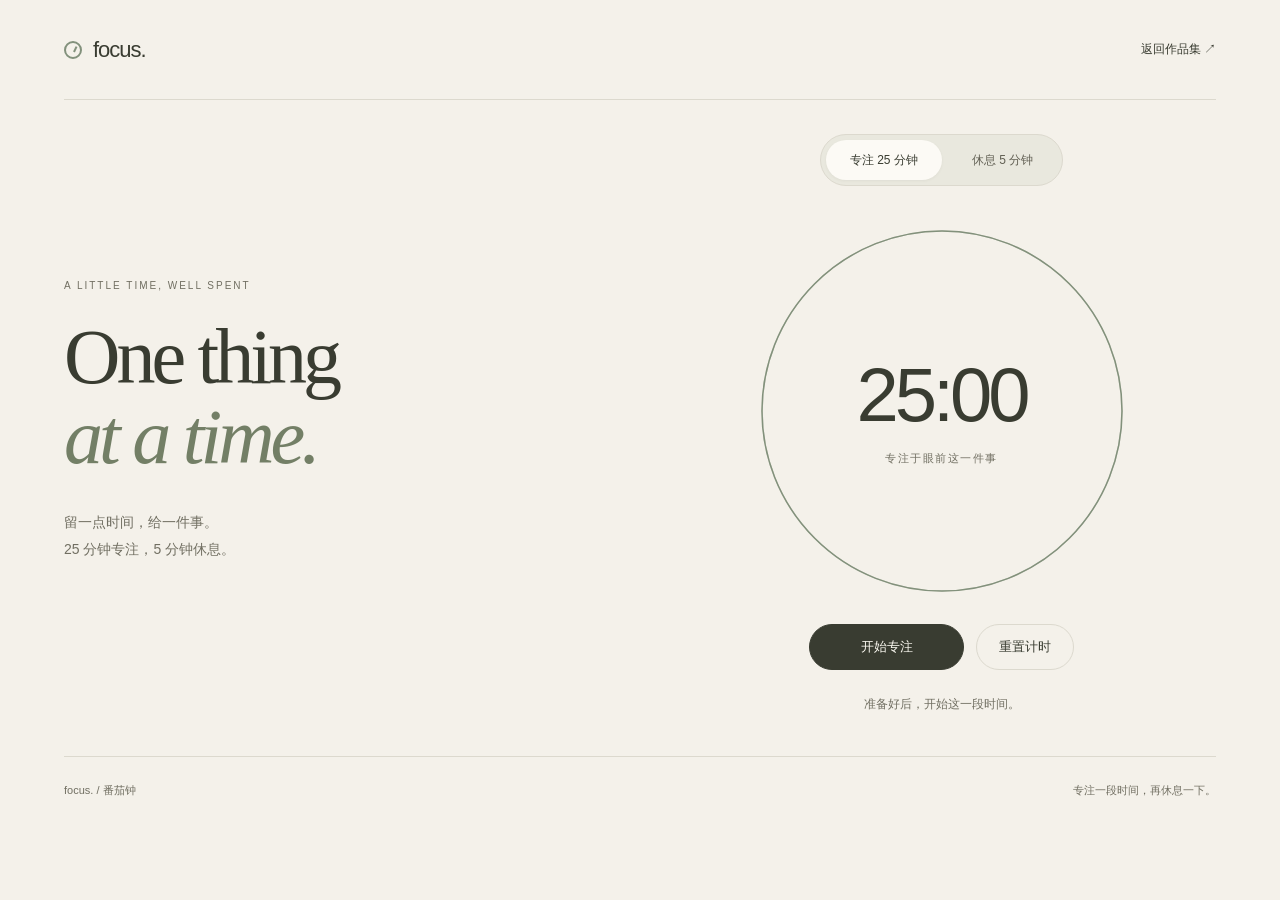
<file: demos/focus/index.html>
<!doctype html>
<html lang="zh-CN">
<head>
  <meta charset="utf-8">
  <meta name="viewport" content="width=device-width, initial-scale=1">
  <meta name="description" content="一个简单的番茄钟，支持专注、休息、暂停和重置。">
  <meta name="theme-color" content="#f4f1ea">
  <title>Focus — 专注计时器</title>
  <script>if(new URLSearchParams(location.search).get('preview')==='1')document.documentElement.classList.add('preview');if(window.self!==window.top)document.documentElement.classList.add('embedded');</script>
  <style>
    .embedded .back { display: none; }
    :root{color-scheme:light;--paper:#f4f1ea;--ink:#393c31;--muted:#716f62;--line:#dcd9ce;--green:#82917c}*{box-sizing:border-box}body{margin:0;background:var(--paper);color:var(--ink);font-family:Arial,"PingFang SC","Microsoft YaHei",sans-serif}button,a{font:inherit}button{cursor:pointer}a{color:inherit;text-decoration:none}a:hover{text-decoration:underline;text-underline-offset:5px}button:focus-visible,a:focus-visible{outline:2px solid var(--ink);outline-offset:5px}.page{max-width:1440px;margin:auto;padding:0 64px}header{height:100px;display:flex;align-items:center;justify-content:space-between;border-bottom:1px solid var(--line)}.logo{display:flex;align-items:center;gap:11px;font-size:22px;letter-spacing:-1px}.logo-mark{height:18px;width:18px;border:2px solid var(--green);border-radius:50%;position:relative}.logo-mark:after{content:"";position:absolute;left:7px;top:3px;width:2px;height:6px;background:var(--green);transform-origin:bottom;transform:rotate(25deg)}.back{min-height:44px;display:flex;align-items:center;font-size:12px}.workspace{min-height:630px;display:grid;grid-template-columns:1fr 1fr;gap:54px;align-items:center}.eyebrow{font-size:10px;letter-spacing:2px;color:var(--muted);margin:0 0 26px}h1{font-family:Georgia,serif;font-weight:400;letter-spacing:-4px;font-size:clamp(58px,6.1vw,87px);line-height:1.03;margin:0 0 32px}h1 em{font-weight:400;color:#737f66}.intro>p:last-child{font-size:14px;line-height:1.9;color:var(--muted);max-width:270px}.timer-workspace{display:flex;flex-direction:column;align-items:center;padding:34px 0 40px}.modes{display:flex;gap:6px;padding:5px;border:1px solid var(--line);border-radius:100px;background:#e9e8de}.mode{height:40px;border:0;background:transparent;border-radius:100px;color:#615f53;padding:0 24px;font-size:12px;transition:background .2s,transform .2s}.mode[aria-pressed="true"]{background:#fcfaf5;color:var(--ink);box-shadow:0 1px 3px #393c310d}.mode:hover{background:#fcfaf5}.mode:active{transform:translateY(1px)}.clock{position:relative;width:min(100%,390px);aspect-ratio:1;display:flex;align-items:center;justify-content:center;margin:30px 0 18px}.clock svg{position:absolute;inset:0;width:100%;height:100%;transform:rotate(-90deg)}.clock circle{fill:none;stroke-width:1.5}.clock-track{stroke:#d8d8ca}.clock-progress{stroke:var(--green);stroke-linecap:round;stroke-dasharray:1131;stroke-dashoffset:0;transition:stroke-dashoffset .25s linear}.clock-text{text-align:center}.time{font-size:76px;font-weight:400;line-height:1;letter-spacing:-4px;font-variant-numeric:tabular-nums;display:block}.clock-note{font-size:11px;color:var(--muted);letter-spacing:1.5px;margin:18px 0 0}.timer-actions{display:flex;gap:12px;justify-content:center}.start,.reset{height:46px;border-radius:100px;font-size:13px;transition:transform .2s,background .2s}.start{background:var(--ink);color:#fbf9f1;border:1px solid var(--ink);padding:0 34px;min-width:155px}.reset{border:1px solid var(--line);background:transparent;color:var(--ink);padding:0 22px}.start:hover{background:#535947;transform:translateY(-2px)}.reset:hover{background:#e9e8de;transform:translateY(-2px)}.start:active,.reset:active{transform:translateY(1px)}.status{min-height:22px;font-size:12px;text-align:center;color:var(--muted);margin:24px 0 0;line-height:1.7}footer{display:flex;justify-content:space-between;border-top:1px solid var(--line);padding:26px 0 34px;font-size:11px;color:var(--muted)}
    @media(max-width:800px){.page{padding:0 24px}header{height:76px}.workspace{grid-template-columns:1fr;gap:0;min-height:0}.intro{padding:42px 0 10px}.eyebrow{margin-bottom:20px}h1{font-size:65px;letter-spacing:-3px;margin-bottom:20px}.intro>p:last-child{font-size:13px;max-width:none}.timer-workspace{padding:24px 0 40px}.clock{width:min(100%,310px);margin:24px 0 18px}.time{font-size:65px}.mode{padding:0 22px}.status{font-size:12px;max-width:290px}footer{font-size:11px;gap:20px;line-height:1.7}}
    @media(prefers-reduced-motion:reduce){*,*:before,*:after{transition:none!important}}
    .preview .back,.preview footer{display:none}.preview header{height:72px}.preview .workspace{min-height:650px;gap:36px}.preview h1{font-size:76px}.preview .clock{width:350px}.preview .timer-workspace{padding:28px 0}.preview .status{margin-top:20px}
  </style>
</head>
<body>
  <div class="page">
    <header><a class="logo" href="../../index.html" aria-label="Focus，返回作品集"><span class="logo-mark" aria-hidden="true"></span>focus.</a><a class="back" href="../../index.html">返回作品集 ↗</a></header>
    <main class="workspace">
      <section class="intro" aria-labelledby="title"><p class="eyebrow">A LITTLE TIME, WELL SPENT</p><h1 id="title">One thing<br><em>at a time.</em></h1><p>留一点时间，给一件事。<br>25 分钟专注，5 分钟休息。</p></section>
      <section class="timer-workspace" aria-label="专注计时器"><div class="modes" aria-label="计时模式"><button class="mode" type="button" data-minutes="25" aria-pressed="true">专注 25 分钟</button><button class="mode" type="button" data-minutes="5" aria-pressed="false">休息 5 分钟</button></div><div class="clock"><svg viewBox="0 0 390 390" aria-hidden="true"><circle class="clock-track" cx="195" cy="195" r="180"></circle><circle class="clock-progress" id="progress" cx="195" cy="195" r="180"></circle></svg><div class="clock-text"><output class="time" id="time" role="timer" aria-live="off" aria-label="剩余时间">25:00</output><p class="clock-note" id="clock-note">专注于眼前这一件事</p></div></div><div class="timer-actions"><button class="start" id="start" type="button">开始专注</button><button class="reset" id="reset" type="button">重置计时</button></div><p class="status" id="status" role="status" aria-live="polite">准备好后，开始这一段时间。</p></section>
    </main>
    <footer><span>focus. / 番茄钟</span><span>专注一段时间，再休息一下。</span></footer>
  </div>
  <script>
    const timeOutput = document.getElementById('time');
    const progress = document.getElementById('progress');
    const startButton = document.getElementById('start');
    const status = document.getElementById('status');
    const note = document.getElementById('clock-note');
    const modes = [...document.querySelectorAll('.mode')];
    let totalMilliseconds = 25 * 60 * 1000;
    let remainingMilliseconds = totalMilliseconds;
    let deadline = 0;
    let interval = null;
    let isBreak = false;
    const modeName = () => isBreak ? '休息' : '专注';
    function render() {
      const seconds = Math.ceil(remainingMilliseconds / 1000);
      const minutes = Math.floor(seconds / 60);
      const remainder = seconds % 60;
      timeOutput.textContent = `${String(minutes).padStart(2, '0')}:${String(remainder).padStart(2, '0')}`;
      progress.style.strokeDashoffset = String(1131 * (1 - remainingMilliseconds / totalMilliseconds));
      document.title = `${timeOutput.textContent} — ${modeName()} / Focus`;
    }
    function stop() {
      if (interval !== null) clearInterval(interval);
      interval = null;
    }
    function tick() {
      remainingMilliseconds = Math.max(0, deadline - Date.now());
      render();
      if (remainingMilliseconds === 0) {
        stop();
        startButton.textContent = `再来一段${modeName()}`;
        status.textContent = isBreak ? '休息结束。准备好后，开始下一段专注。' : '这一段专注完成了。切换到休息，活动一下。';
      }
    }
    function reset(announce = true) {
      stop();
      remainingMilliseconds = totalMilliseconds;
      startButton.textContent = `开始${modeName()}`;
      note.textContent = isBreak ? '给思绪留一小段空白' : '专注于眼前这一件事';
      if (announce) status.textContent = `已重置为 ${totalMilliseconds / 60000} 分钟${modeName()}。`;
      render();
    }
    startButton.addEventListener('click', () => {
      if (interval !== null) {
        remainingMilliseconds = Math.max(0, deadline - Date.now());
        stop();
        render();
        startButton.textContent = `继续${modeName()}`;
        status.textContent = '计时已暂停。准备好后可以继续。';
      } else {
        if (remainingMilliseconds <= 0) remainingMilliseconds = totalMilliseconds;
        deadline = Date.now() + remainingMilliseconds;
        interval = setInterval(tick, 250);
        startButton.textContent = '暂停计时';
        status.textContent = isBreak ? '休息计时中。放下屏幕，看看远处。' : '专注计时中。现在只做眼前这一件事。';
        tick();
      }
    });
    document.getElementById('reset').addEventListener('click', () => reset());
    modes.forEach(mode => mode.addEventListener('click', () => {
      if (mode.getAttribute('aria-pressed') === 'true') return;
      modes.forEach(button => button.setAttribute('aria-pressed', String(button === mode)));
      isBreak = mode.dataset.minutes === '5';
      totalMilliseconds = Number(mode.dataset.minutes) * 60 * 1000;
      reset();
    }));
    document.addEventListener('visibilitychange', () => { if (!document.hidden && interval !== null) tick(); });
  </script>
</body>
</html>
</file>
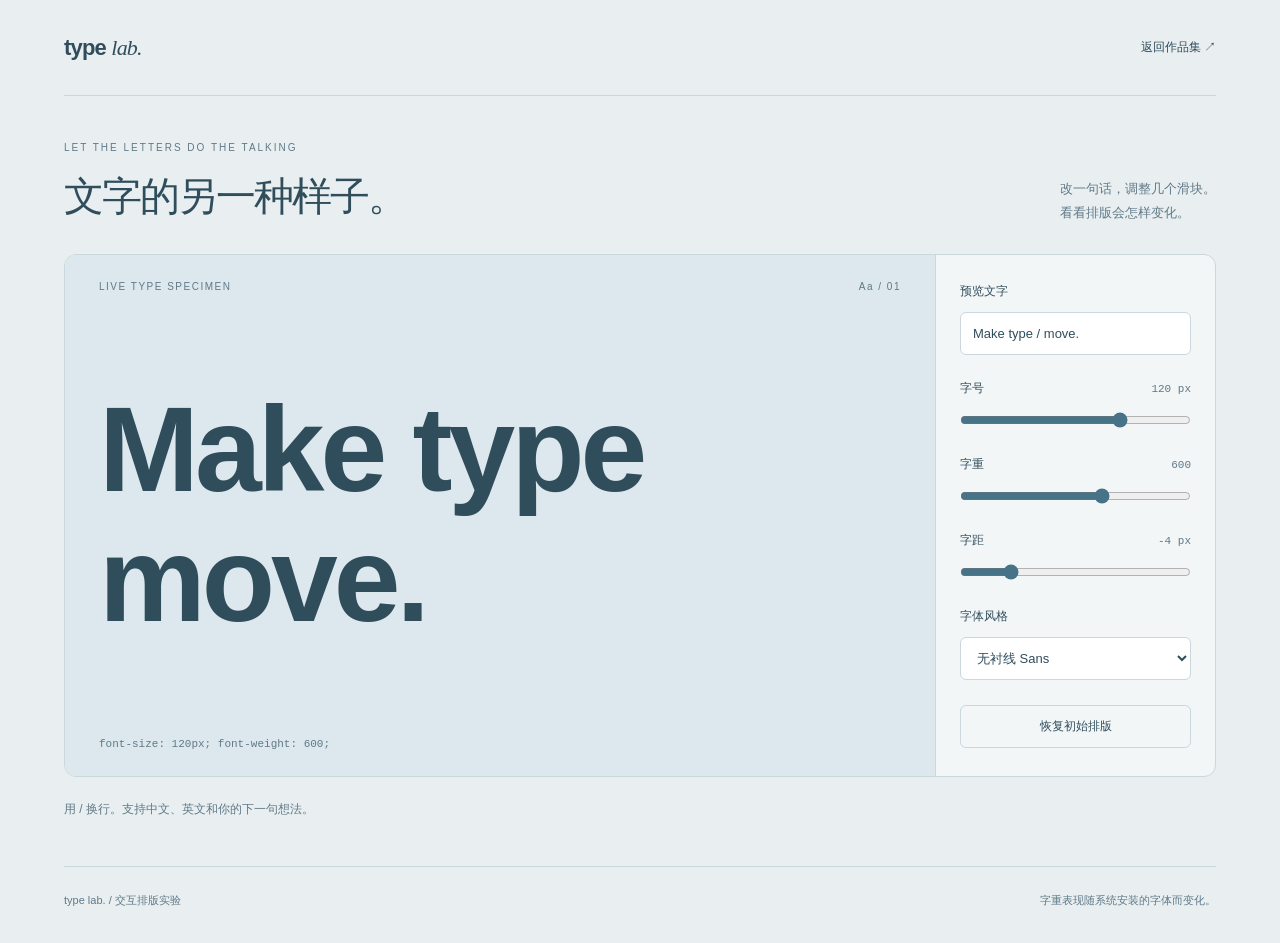
<file: demos/kinetic/index.html>
<!doctype html>
<html lang="zh-CN">
<head>
  <meta charset="utf-8">
  <meta name="viewport" content="width=device-width, initial-scale=1">
  <meta name="description" content="输入文字，实时调整字号、字重与字距的交互排版实验。">
  <meta name="theme-color" content="#e9eff1">
  <title>Type Lab — 交互排版实验</title>
  <script>if(new URLSearchParams(location.search).get('preview')==='1')document.documentElement.classList.add('preview');if(window.self!==window.top)document.documentElement.classList.add('embedded');</script>
  <style>
    .embedded .back { display: none; }
    :root{color-scheme:light;--paper:#e9eff1;--ink:#304d5c;--muted:#607987;--line:#cad7dd}*{box-sizing:border-box}body{margin:0;background:var(--paper);color:var(--ink);font-family:Arial,"PingFang SC","Microsoft YaHei",sans-serif}button,input,select,a{font:inherit}a{color:inherit;text-decoration:none}a:hover{text-decoration:underline;text-underline-offset:5px}button,a,input,select{outline-offset:5px}button:focus-visible,a:focus-visible,input:focus-visible,select:focus-visible{outline:2px solid var(--ink)}button{cursor:pointer}.page{max-width:1440px;margin:auto;padding:0 64px}header{height:96px;display:flex;align-items:center;justify-content:space-between;border-bottom:1px solid var(--line)}.logo{font-size:22px;letter-spacing:-.8px;font-weight:600}.logo span{font-family:Georgia,serif;font-style:italic;font-weight:400}.back{display:flex;align-items:center;min-height:44px;font-size:12px}.heading{display:flex;justify-content:space-between;align-items:flex-end;padding:46px 0 30px;gap:30px}.eyebrow{font-size:10px;letter-spacing:2px;color:var(--muted);margin:0 0 16px}h1{font-size:40px;letter-spacing:-2px;font-weight:400;margin:0}.heading>p{font-size:13px;line-height:1.8;color:var(--muted);margin:0;max-width:215px}.lab{border:1px solid var(--line);border-radius:12px;overflow:hidden;display:grid;grid-template-columns:minmax(0,1fr) 280px;min-height:420px;background:#f2f6f7}.specimen{min-width:0;display:flex;flex-direction:column;justify-content:space-between;padding:26px 34px;background:#dce8ed;overflow:hidden}.specimen-top{display:flex;justify-content:space-between;color:var(--muted);font-size:10px;letter-spacing:1.5px}.type-display{font-family:Arial,"PingFang SC","Microsoft YaHei",sans-serif;font-size:120px;font-weight:600;letter-spacing:-4px;line-height:1.08;overflow-wrap:anywhere;white-space:pre-wrap;margin:35px 0;max-width:100%;min-width:0;transition:font-size .15s,font-weight .15s,letter-spacing .15s}.type-display:empty:before{content:"Aa";color:#7d97a5}.specimen-bottom{font-family:Consolas,monospace;font-size:11px;color:var(--muted)}.controls{border-left:1px solid var(--line);padding:28px 24px;display:flex;flex-direction:column;gap:25px}.control{display:flex;flex-direction:column;gap:12px}.label-row{display:flex;justify-content:space-between;align-items:center;font-size:12px}.label-row output{font-family:Consolas,monospace;font-size:11px;color:var(--muted)}input[type="text"],select{width:100%;border:1px solid var(--line);border-radius:6px;height:43px;padding:0 12px;background:#fff;color:var(--ink);font-size:13px}input[type="range"]{accent-color:#477389;width:100%;margin:0;height:22px;cursor:pointer}.reset{height:43px;border:1px solid var(--line);border-radius:6px;color:var(--ink);background:transparent;margin-top:auto;font-size:12px;transition:background .2s,transform .2s}.reset:hover{background:#e0eaee;transform:translateY(-2px)}.reset:active{transform:translateY(1px)}.status{font-size:12px;color:var(--muted);min-height:22px;line-height:1.7;margin:22px 0 0}footer{display:flex;justify-content:space-between;border-top:1px solid var(--line);margin-top:45px;padding:26px 0 35px;font-size:11px;color:var(--muted)}
    @media(max-width:800px){.page{padding:0 24px}header{height:76px}.heading{padding:35px 0 26px;display:block}h1{font-size:34px;letter-spacing:-1.5px}.heading>p{font-size:13px;max-width:none;margin-top:18px}.lab{grid-template-columns:1fr;border-radius:10px}.specimen{min-height:330px;padding:22px 20px}.type-display{font-size:78px;letter-spacing:-3px;margin:32px 0}.specimen-top{font-size:9px;letter-spacing:1px}.controls{border-left:0;border-top:1px solid var(--line);padding:24px 20px;gap:26px}.reset{margin-top:2px}input[type="text"],select{font-size:16px;height:46px}.label-row{font-size:13px}input[type="range"]{height:30px}footer{gap:20px;line-height:1.7;margin-top:30px}.specimen-bottom{font-size:10px}}
    @media(prefers-reduced-motion:reduce){*,*:before,*:after{transition:none!important}}
    .preview .back,.preview footer{display:none}.preview header{height:72px}.preview .heading{padding:34px 0 28px}.preview .lab{min-height:440px}.preview .type-display{font-size:108px}.preview .controls{padding:22px;gap:14px}.preview .control{gap:8px}.preview input[type="text"],.preview select,.preview .reset{height:36px;min-height:36px}
  </style>
</head>
<body>
  <div class="page">
    <header><a class="logo" href="../../index.html" aria-label="Type Lab，返回作品集">type <span>lab.</span></a><a class="back" href="../../index.html">返回作品集 ↗</a></header>
    <main>
      <section class="heading" aria-labelledby="title"><div><p class="eyebrow">LET THE LETTERS DO THE TALKING</p><h1 id="title">文字的另一种样子。</h1></div><p>改一句话，调整几个滑块。<br>看看排版会怎样变化。</p></section>
      <div class="lab"><section class="specimen" aria-label="实时排版预览"><div class="specimen-top"><span>LIVE TYPE SPECIMEN</span><span>Aa / 01</span></div><div class="type-display" id="display">Make type<br>move.</div><div class="specimen-bottom" id="css-info">font-size: 120px; font-weight: 600;</div></section><form class="controls" id="controls"><div class="control"><label class="label-row" for="text">预览文字</label><input id="text" type="text" value="Make type / move." maxlength="80" autocomplete="off"></div><div class="control"><label class="label-row" for="size">字号 <output id="size-output" for="size">120 px</output></label><input id="size" type="range" min="24" max="160" value="120" step="1"></div><div class="control"><label class="label-row" for="weight">字重 <output id="weight-output" for="weight">600</output></label><input id="weight" type="range" min="100" max="900" value="600" step="100"></div><div class="control"><label class="label-row" for="spacing">字距 <output id="spacing-output" for="spacing">−4 px</output></label><input id="spacing" type="range" min="-8" max="12" value="-4" step="1"></div><div class="control"><label class="label-row" for="font">字体风格</label><select id="font"><option value="sans">无衬线 Sans</option><option value="serif">衬线 Serif</option><option value="mono">等宽 Mono</option></select></div><button class="reset" id="reset" type="button">恢复初始排版</button></form></div>
      <p class="status" id="status" role="status" aria-live="polite">用 / 换行。支持中文、英文和你的下一句想法。</p>
    </main>
    <footer><span>type lab. / 交互排版实验</span><span>字重表现随系统安装的字体而变化。</span></footer>
  </div>
  <script>
    const display = document.getElementById('display');
    const form = document.getElementById('controls');
    const sizeInput = document.getElementById('size');
    const weightInput = document.getElementById('weight');
    const spacingInput = document.getElementById('spacing');
    const textInput = document.getElementById('text');
    const fontInput = document.getElementById('font');
    const families = { sans: 'Arial, "PingFang SC", "Microsoft YaHei", sans-serif', serif: 'Georgia, "Songti SC", "SimSun", serif', mono: 'Consolas, "Courier New", monospace' };
    function update() {
      display.textContent = textInput.value.split('/').map(line => line.trim()).join('\n');
      display.style.fontSize = `${sizeInput.value}px`;
      display.style.fontWeight = weightInput.value;
      display.style.letterSpacing = `${spacingInput.value}px`;
      display.style.fontFamily = families[fontInput.value];
      document.getElementById('size-output').textContent = `${sizeInput.value} px`;
      document.getElementById('weight-output').textContent = weightInput.value;
      document.getElementById('spacing-output').textContent = `${spacingInput.value} px`;
      document.getElementById('css-info').textContent = `font-size: ${sizeInput.value}px; font-weight: ${weightInput.value};`;
    }
    form.addEventListener('submit', event => event.preventDefault());
    form.addEventListener('input', update);
    form.addEventListener('change', update);
    document.getElementById('reset').addEventListener('click', () => {
      form.reset();
      if (window.innerWidth <= 800) sizeInput.value = '78';
      else if (document.documentElement.classList.contains('preview')) sizeInput.value = '108';
      update();
      document.getElementById('status').textContent = '已恢复初始排版。用 / 换行，再试一句文字。';
    });
    if (window.innerWidth <= 800) sizeInput.value = '78';
    else if (document.documentElement.classList.contains('preview')) sizeInput.value = '108';
    update();
  </script>
</body>
</html>
</file>
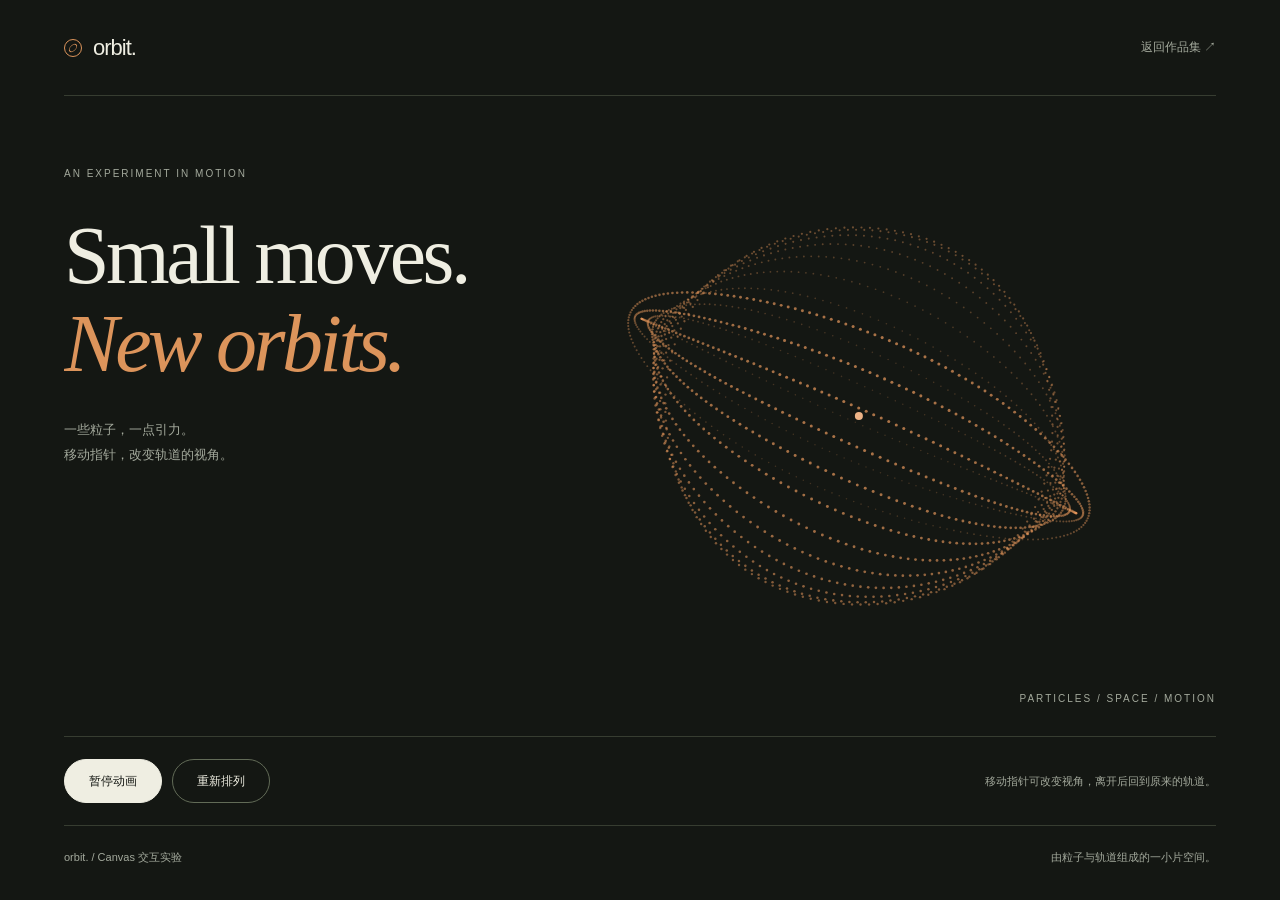
<file: demos/orbit/index.html>
<!doctype html>
<html lang="zh-CN">
<head>
  <meta charset="utf-8">
  <meta name="viewport" content="width=device-width, initial-scale=1">
  <meta name="description" content="由 Canvas 粒子组成的轨道实验，移动指针改变视角，可以暂停或重新排列。">
  <meta name="theme-color" content="#141713">
  <title>Orbit — 粒子轨道实验</title>
  <script>if(new URLSearchParams(location.search).get('preview')==='1')document.documentElement.classList.add('preview');if(window.self!==window.top)document.documentElement.classList.add('embedded');</script>
  <style>
    .embedded .back { display: none; }
    :root{color-scheme:dark;--paper:#141713;--ink:#efeee2;--muted:#a3a99c;--accent:#dc945b;--line:#373d31}*{box-sizing:border-box}body{margin:0;background:var(--paper);color:var(--ink);font-family:Arial,"PingFang SC","Microsoft YaHei",sans-serif}a{color:inherit;text-decoration:none}a:hover{text-decoration:underline;text-underline-offset:5px}button,a{font:inherit}button{cursor:pointer}button:focus-visible,a:focus-visible{outline:2px solid var(--accent);outline-offset:6px}.page{max-width:1440px;margin:auto;padding:0 64px}header{height:96px;border-bottom:1px solid var(--line);display:flex;align-items:center;justify-content:space-between}.logo{font-size:22px;display:flex;align-items:center;gap:11px;letter-spacing:-1px}.logo-mark{height:18px;width:18px;border:1px solid var(--accent);border-radius:50%;position:relative}.logo-mark:before{content:"";position:absolute;inset:3px;border:1px solid var(--accent);border-radius:50%;transform:rotate(45deg) scaleX(.6)}.back{min-height:44px;display:flex;align-items:center;font-size:12px;color:var(--muted)}.stage{position:relative;min-height:640px;overflow:hidden}canvas{position:absolute;inset:0;width:100%;height:100%;display:block}.intro{position:relative;z-index:1;padding-top:72px;pointer-events:none;max-width:460px}.eyebrow{font-size:10px;letter-spacing:2px;color:var(--muted);margin:0 0 33px}h1{font-family:Georgia,serif;font-size:clamp(58px,6.4vw,92px);font-weight:400;letter-spacing:-3.5px;line-height:1.07;margin:0;color:var(--ink)}h1 em{color:var(--accent);font-weight:400}.description{font-size:13px;line-height:1.9;color:var(--muted);max-width:225px;margin:31px 0 0}.stage-label{position:absolute;right:0;bottom:32px;font-size:10px;color:var(--muted);letter-spacing:2px}.controls{display:flex;align-items:center;justify-content:space-between;border-top:1px solid var(--line);padding:22px 0;gap:24px}.button-group{display:flex;gap:10px;align-items:center}.control{height:44px;border:1px solid #626b57;background:transparent;border-radius:100px;padding:0 24px;color:var(--ink);font-size:12px;transition:transform .2s,background .2s}.control.primary{background:var(--ink);color:var(--paper);border-color:var(--ink)}.control:hover{background:#373d31;transform:translateY(-2px)}.control.primary:hover{background:#d9ddce}.control:active{transform:translateY(1px)}.status{font-size:11px;line-height:1.7;color:var(--muted);margin:0;text-align:right;max-width:330px}.canvas-error{position:absolute;inset:30% 5% 20% 50%;font-size:14px;line-height:1.8;color:var(--accent);display:flex;align-items:center}.canvas-error[hidden]{display:none}footer{display:flex;justify-content:space-between;border-top:1px solid var(--line);padding:24px 0 35px;font-size:11px;color:var(--muted)}
    @media(max-width:800px){.page{padding:0 24px}header{height:76px}.stage{min-height:650px}.intro{padding-top:40px;max-width:340px}.eyebrow{font-size:10px;margin-bottom:24px}h1{font-size:63px;letter-spacing:-2px}.description{font-size:12px;margin-top:22px;max-width:240px}.stage-label{font-size:9px;bottom:20px;right:0}.controls{flex-direction:column;align-items:stretch;gap:18px;padding:20px 0}.button-group{justify-content:center}.control{flex:1;padding:0 14px;max-width:200px}.status{text-align:center;max-width:none;font-size:11px}.canvas-error{inset:52% 16px 12%}.canvas-error p{margin:0}footer{gap:20px;line-height:1.7}}
    @media(prefers-reduced-motion:reduce){*,*:before,*:after{transition:none!important}}
    .preview .back,.preview footer,.preview .controls{display:none}.preview header{height:72px}.preview .stage{min-height:670px}.preview .intro{padding-top:80px}.preview h1{font-size:84px}
  </style>
</head>
<body>
  <div class="page">
    <header><a class="logo" href="../../index.html" aria-label="Orbit，返回作品集"><span class="logo-mark" aria-hidden="true"></span>orbit.</a><a class="back" href="../../index.html">返回作品集 ↗</a></header>
    <main>
      <section class="stage" id="stage" aria-labelledby="title"><canvas id="canvas" role="img" aria-label="橙色粒子沿多个椭圆轨道缓慢移动；可使用下方按钮暂停或重新排列">你的浏览器不支持 Canvas。请尝试使用现代浏览器。</canvas><div class="intro"><p class="eyebrow">AN EXPERIMENT IN MOTION</p><h1 id="title">Small moves.<br><em>New orbits.</em></h1><p class="description">一些粒子，一点引力。<br>移动指针，改变轨道的视角。</p></div><div class="canvas-error" id="canvas-error" hidden><p>浏览器暂时无法绘制 Canvas。你可以返回作品集，查看其他实验。</p></div><span class="stage-label" aria-hidden="true">PARTICLES / SPACE / MOTION</span></section>
      <div class="controls"><div class="button-group"><button class="control primary" id="toggle" type="button" aria-pressed="true">暂停动画</button><button class="control" id="shuffle" type="button">重新排列</button></div><p class="status" id="status" role="status" aria-live="polite">移动指针可改变视角，离开后回到原来的轨道。</p></div>
    </main>
    <footer><span>orbit. / Canvas 交互实验</span><span>由粒子与轨道组成的一小片空间。</span></footer>
  </div>
  <script>
    const canvas = document.getElementById('canvas');
    const stage = document.getElementById('stage');
    const toggle = document.getElementById('toggle');
    const shuffle = document.getElementById('shuffle');
    const status = document.getElementById('status');
    const context = canvas.getContext('2d');
    const motionPreference = window.matchMedia('(prefers-reduced-motion: reduce)');
    const isPreview = document.documentElement.classList.contains('preview');
    let running = !motionPreference.matches && !isPreview;
    let frame = null;
    let width = 0;
    let height = 0;
    let phase = .8;
    let previousTime = 0;
    let targetX = 0;
    let targetY = 0;
    let rotationX = 0;
    let rotationY = 0;
    let seed = 0;
    const rings = Array.from({length:12}, (_, index) => ({tilt: index * .155 + .2, radius: .78 + index * .019, count: 145 + index * 4}));
    function render() {
      if (!context) return;
      context.clearRect(0, 0, width, height);
      const mobile = width < 750;
      const centerX = mobile ? width * .5 : width * .69;
      const centerY = mobile ? height * .74 : height * .5;
      const radius = mobile ? Math.min(width * .42, height * .24) : Math.min(width * .275, height * .39);
      const particles = [];
      for (const [ringIndex, ring] of rings.entries()) {
        const tilt = ring.tilt + rotationX * .22 + seed;
        for (let point = 0; point < ring.count; point++) {
          const angle = point / ring.count * Math.PI * 2 + phase * (.22 + ringIndex * .014);
          const wave = Math.sin(angle * 3 + ringIndex * .6 + phase) * radius * .012;
          const x = Math.cos(angle) * radius * ring.radius;
          const y = Math.sin(angle) * radius * ring.radius;
          const z = y * Math.sin(tilt);
          const flatY = y * Math.cos(tilt);
          const turnedX = x * Math.cos(.42 + rotationY * .14) - flatY * Math.sin(.42 + rotationY * .14);
          const turnedY = x * Math.sin(.42 + rotationY * .14) + flatY * Math.cos(.42 + rotationY * .14);
          particles.push({x:centerX + turnedX + wave, y:centerY + turnedY + wave, z, size: .75 + (z / radius + 1) * .4, opacity:.19 + (z / radius + 1) * .27});
        }
      }
      particles.sort((a,b) => a.z - b.z);
      for (const particle of particles) {
        context.fillStyle = `rgba(232, 153, 93, ${particle.opacity})`;
        context.beginPath();
        context.arc(particle.x, particle.y, particle.size, 0, Math.PI * 2);
        context.fill();
      }
      context.fillStyle = '#edb387';
      context.beginPath();
      context.arc(centerX, centerY, 4, 0, Math.PI * 2);
      context.fill();
    }
    function animate(time) {
      frame = null;
      if (!running || document.hidden || !context) return;
      if (previousTime) phase += Math.min(time - previousTime, 50) * .00015;
      previousTime = time;
      rotationX += (targetX - rotationX) * .06;
      rotationY += (targetY - rotationY) * .06;
      render();
      frame = requestAnimationFrame(animate);
    }
    function syncAnimation() {
      if (frame !== null) cancelAnimationFrame(frame);
      frame = null;
      previousTime = 0;
      toggle.textContent = running ? '暂停动画' : '播放动画';
      toggle.setAttribute('aria-pressed', String(running));
      render();
      if (running && !document.hidden && context) frame = requestAnimationFrame(animate);
    }
    function resize() {
      const bounds = stage.getBoundingClientRect();
      width = bounds.width; height = bounds.height;
      const ratio = Math.min(window.devicePixelRatio || 1, 2);
      canvas.width = Math.round(width * ratio);
      canvas.height = Math.round(height * ratio);
      if (context) context.setTransform(ratio, 0, 0, ratio, 0, 0);
      render();
    }
    stage.addEventListener('pointermove', event => {
      if (isPreview) return;
      const bounds = stage.getBoundingClientRect();
      targetX = (event.clientY - bounds.top) / bounds.height - .5;
      targetY = (event.clientX - bounds.left) / bounds.width - .5;
      if (!running) {rotationX = targetX; rotationY = targetY; render();}
    });
    stage.addEventListener('pointerleave', () => {
      targetX = 0; targetY = 0;
      if (!running) {rotationX = 0; rotationY = 0; render();}
    });
    toggle.addEventListener('click', () => {
      running = !running;
      status.textContent = running ? '动画已播放。移动指针可改变视角。' : '动画已暂停。仍可移动指针查看不同视角。';
      syncAnimation();
    });
    shuffle.addEventListener('click', () => {
      seed = Math.random() * .8;
      phase = Math.random() * Math.PI * 2;
      render();
      status.textContent = '已重新排列轨道。';
    });
    motionPreference.addEventListener('change', event => {
      if (event.matches) {running = false; syncAnimation(); status.textContent = '根据减少动态效果的设置，动画已暂停。';}
    });
    document.addEventListener('visibilitychange', syncAnimation);
    window.addEventListener('resize', resize);
    if (!context) {
      document.getElementById('canvas-error').hidden = false;
      toggle.disabled = true; shuffle.disabled = true;
      status.textContent = '此浏览器无法绘制 Canvas。';
    }
    resize();
    syncAnimation();
    if (motionPreference.matches && !isPreview) status.textContent = '根据减少动态效果的设置，动画默认暂停。需要时可以播放。';
  </script>
</body>
</html>
</file>
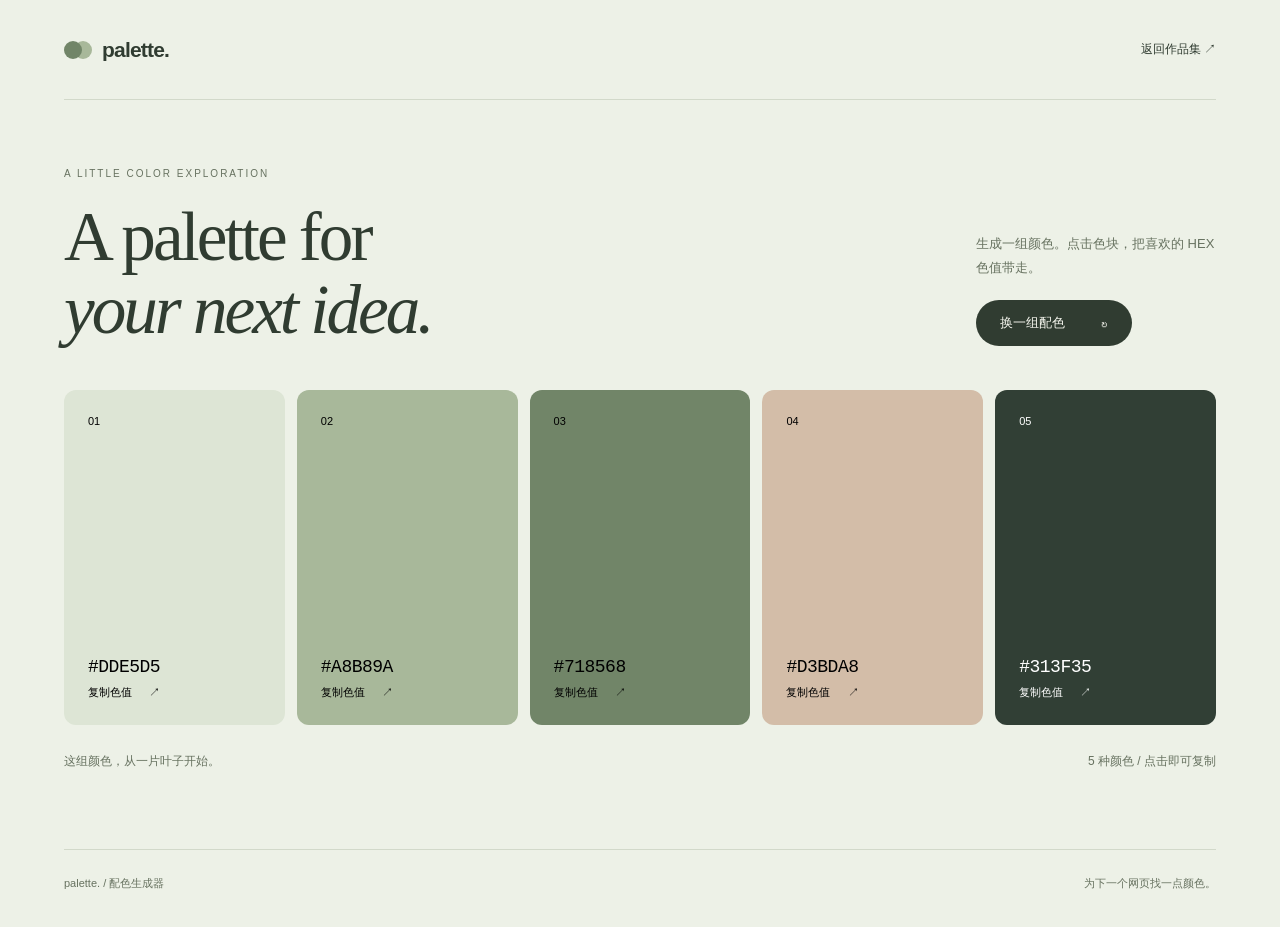
<file: demos/palette/index.html>
<!doctype html>
<html lang="zh-CN">
<head>
  <meta charset="utf-8">
  <meta name="viewport" content="width=device-width, initial-scale=1">
  <meta name="description" content="生成一组协调的颜色，并点击色块复制 HEX 色值。">
  <meta name="theme-color" content="#edf1e7">
  <title>Palette — 配色生成器</title>
  <script>if(new URLSearchParams(location.search).get('preview')==='1')document.documentElement.classList.add('preview');if(window.self!==window.top)document.documentElement.classList.add('embedded');</script>
  <style>
    .embedded .back { display: none; }
    :root{color-scheme:light;--paper:#edf1e7;--ink:#303c31;--muted:#677260;--line:#d2d9ca}*{box-sizing:border-box}body{margin:0;background:var(--paper);color:var(--ink);font-family:Arial,"PingFang SC","Microsoft YaHei",sans-serif}button,a{font:inherit}button{cursor:pointer}a{color:inherit;text-decoration:none}a:hover{text-decoration:underline;text-underline-offset:5px}button:focus-visible,a:focus-visible{outline:2px solid var(--ink);outline-offset:5px}.page{max-width:1440px;margin:auto;padding:0 64px}header{height:100px;border-bottom:1px solid var(--line);display:flex;align-items:center;justify-content:space-between}.logo{display:flex;align-items:center;gap:10px;font-size:21px;letter-spacing:-.8px;font-weight:600}.logo-dot{width:18px;height:18px;border-radius:50%;background:#718568;box-shadow:10px 0 0 #a8b89a;margin-right:10px}.back{display:flex;min-height:44px;align-items:center;font-size:12px}.intro{padding:68px 0 44px;display:flex;align-items:flex-end;justify-content:space-between;gap:36px}.eyebrow{font-size:10px;letter-spacing:2px;margin:0 0 22px;color:var(--muted)}h1{font-family:Georgia,serif;font-size:clamp(48px,5.4vw,78px);font-weight:400;letter-spacing:-3px;line-height:1.05;margin:0}h1 em{font-weight:400}.intro-description{max-width:240px}.intro-description p{font-size:13px;line-height:1.9;margin:0 0 19px;color:var(--muted)}.generate{border:0;background:var(--ink);color:#f6f7ef;border-radius:100px;padding:0 24px;height:46px;display:inline-flex;align-items:center;gap:36px;font-size:13px;transition:transform .2s,background .2s}.generate:hover{background:#455644;transform:translateY(-2px)}.generate:active{transform:translateY(1px)}.palette{display:grid;grid-template-columns:repeat(5,minmax(0,1fr));gap:12px}.swatch{position:relative;min-height:335px;border:0;padding:25px 24px;text-align:left;border-radius:12px;background:var(--swatch);color:var(--label);display:flex;justify-content:space-between;flex-direction:column;transition:transform .2s}.swatch:hover{transform:translateY(-4px)}.swatch:active{transform:translateY(1px)}.swatch-number{font-size:11px}.swatch-info{display:flex;flex-direction:column;gap:8px}.swatch-hex{font-family:Consolas,monospace;font-size:18px;font-weight:500;letter-spacing:-.5px}.swatch-action{font-size:11px;display:flex;justify-content:space-between}.palette-foot{display:flex;justify-content:space-between;align-items:flex-start;gap:32px;padding:26px 0 0;font-size:12px;color:var(--muted);line-height:1.7}.status{margin:0;min-height:24px;max-width:700px}.hint{margin:0;white-space:nowrap}footer{margin-top:74px;border-top:1px solid var(--line);padding:26px 0 36px;display:flex;justify-content:space-between;font-size:11px;color:var(--muted)}
    @media(max-width:800px){.page{padding:0 24px}header{height:76px}.intro{padding:42px 0 30px;display:block}h1{font-size:59px;letter-spacing:-2.5px}.intro-description{max-width:none;display:flex;align-items:center;justify-content:space-between;gap:20px;margin-top:26px}.intro-description p{font-size:12px;margin:0;max-width:170px}.generate{padding:0 20px;gap:14px;flex-shrink:0}.palette{gap:8px;grid-template-columns:1fr}.swatch{min-height:118px;padding:20px 22px;flex-direction:row;align-items:flex-start;border-radius:10px}.swatch-info{align-self:flex-end;min-width:130px}.swatch-hex{font-size:20px}.swatch-action{gap:26px}.palette-foot{flex-direction:column;gap:8px}.hint{white-space:normal}footer{margin-top:42px;gap:16px;line-height:1.6}.swatch:hover{transform:translateY(-2px)}}
    @media(prefers-reduced-motion:reduce){*,*:before,*:after{transition:none!important}}
    .preview .back,.preview footer{display:none}.preview header{height:72px}.preview .intro{padding:42px 0 36px}.preview h1{font-size:72px}.preview .swatch{min-height:310px}
  </style>
</head>
<body>
  <div class="page">
    <header><a class="logo" href="../../index.html" aria-label="Palette，返回作品集"><span class="logo-dot" aria-hidden="true"></span>palette.</a><a class="back" href="../../index.html">返回作品集 ↗</a></header>
    <main>
      <section class="intro" aria-labelledby="title"><div><p class="eyebrow">A LITTLE COLOR EXPLORATION</p><h1 id="title">A palette for<br><em>your next idea.</em></h1></div><div class="intro-description"><p>生成一组颜色。点击色块，把喜欢的 HEX 色值带走。</p><button class="generate" id="generate" type="button">换一组配色 <span aria-hidden="true">↻</span></button></div></section>
      <div class="palette" id="palette" aria-label="当前配色">
        <button class="swatch" type="button" data-color="#DDE5D5" style="--swatch:#DDE5D5;--label:#303c31" aria-label="复制色值 #DDE5D5"><span class="swatch-number">01</span><span class="swatch-info"><span class="swatch-hex">#DDE5D5</span><span class="swatch-action">复制色值 <span aria-hidden="true">↗</span></span></span></button>
        <button class="swatch" type="button" data-color="#A8B89A" style="--swatch:#A8B89A;--label:#303c31" aria-label="复制色值 #A8B89A"><span class="swatch-number">02</span><span class="swatch-info"><span class="swatch-hex">#A8B89A</span><span class="swatch-action">复制色值 <span aria-hidden="true">↗</span></span></span></button>
        <button class="swatch" type="button" data-color="#718568" style="--swatch:#718568;--label:#000000" aria-label="复制色值 #718568"><span class="swatch-number">03</span><span class="swatch-info"><span class="swatch-hex">#718568</span><span class="swatch-action">复制色值 <span aria-hidden="true">↗</span></span></span></button>
        <button class="swatch" type="button" data-color="#D3BDA8" style="--swatch:#D3BDA8;--label:#303c31" aria-label="复制色值 #D3BDA8"><span class="swatch-number">04</span><span class="swatch-info"><span class="swatch-hex">#D3BDA8</span><span class="swatch-action">复制色值 <span aria-hidden="true">↗</span></span></span></button>
        <button class="swatch" type="button" data-color="#313F35" style="--swatch:#313F35;--label:#fffdf3" aria-label="复制色值 #313F35"><span class="swatch-number">05</span><span class="swatch-info"><span class="swatch-hex">#313F35</span><span class="swatch-action">复制色值 <span aria-hidden="true">↗</span></span></span></button>
      </div>
      <div class="palette-foot"><p class="status" id="status" role="status" aria-live="polite">这组颜色，从一片叶子开始。</p><p class="hint">5 种颜色 / 点击即可复制</p></div>
    </main>
    <footer><span>palette. / 配色生成器</span><span>为下一个网页找一点颜色。</span></footer>
  </div>
  <script>
    const swatches = [...document.querySelectorAll('.swatch')];
    const status = document.getElementById('status');
    function hslToHex(h, s, l) {
      s /= 100; l /= 100;
      const a = s * Math.min(l, 1 - l);
      const channel = n => {
        const k = (n + h / 30) % 12;
        const value = l - a * Math.max(-1, Math.min(k - 3, 9 - k, 1));
        return Math.round(255 * value).toString(16).padStart(2, '0');
      };
      return `#${channel(0)}${channel(8)}${channel(4)}`.toUpperCase();
    }
    function textColor(hex) {
      const channels = [1, 3, 5].map(offset => {
        const value = parseInt(hex.slice(offset, offset + 2), 16) / 255;
        return value <= .04045 ? value / 12.92 : ((value + .055) / 1.055) ** 2.4;
      });
      const luminance = .2126 * channels[0] + .7152 * channels[1] + .0722 * channels[2];
      return luminance > .179 ? '#000000' : '#FFFFFF';
    }
    document.getElementById('generate').addEventListener('click', () => {
      const hue = Math.floor(Math.random() * 360);
      const saturation = 20 + Math.random() * 23;
      const values = [[hue, saturation * .55, 88], [hue, saturation * .8, 69], [hue, saturation, 46], [(hue + 155) % 360, saturation * .8, 72], [hue, saturation * .65, 23]];
      swatches.forEach((swatch, index) => {
        const color = hslToHex(...values[index]);
        swatch.dataset.color = color;
        swatch.style.setProperty('--swatch', color);
        swatch.style.setProperty('--label', textColor(color));
        swatch.querySelector('.swatch-hex').textContent = color;
        swatch.setAttribute('aria-label', `复制色值 ${color}`);
      });
      status.textContent = '新配色已生成。点击任意色块，复制它的 HEX 色值。';
    });
    swatches.forEach(swatch => swatch.style.setProperty('--label', textColor(swatch.dataset.color)));
    swatches.forEach(swatch => swatch.addEventListener('click', async () => {
      const color = swatch.dataset.color;
      try {
        if (!navigator.clipboard || !window.isSecureContext) throw new Error('Clipboard unavailable');
        await navigator.clipboard.writeText(color);
        status.textContent = `已复制 ${color}。可以粘贴到你的样式表中。`;
      } catch {
        status.textContent = `浏览器未允许复制。请手动复制色值：${color}`;
      }
    }));
  </script>
</body>
</html>
</file>
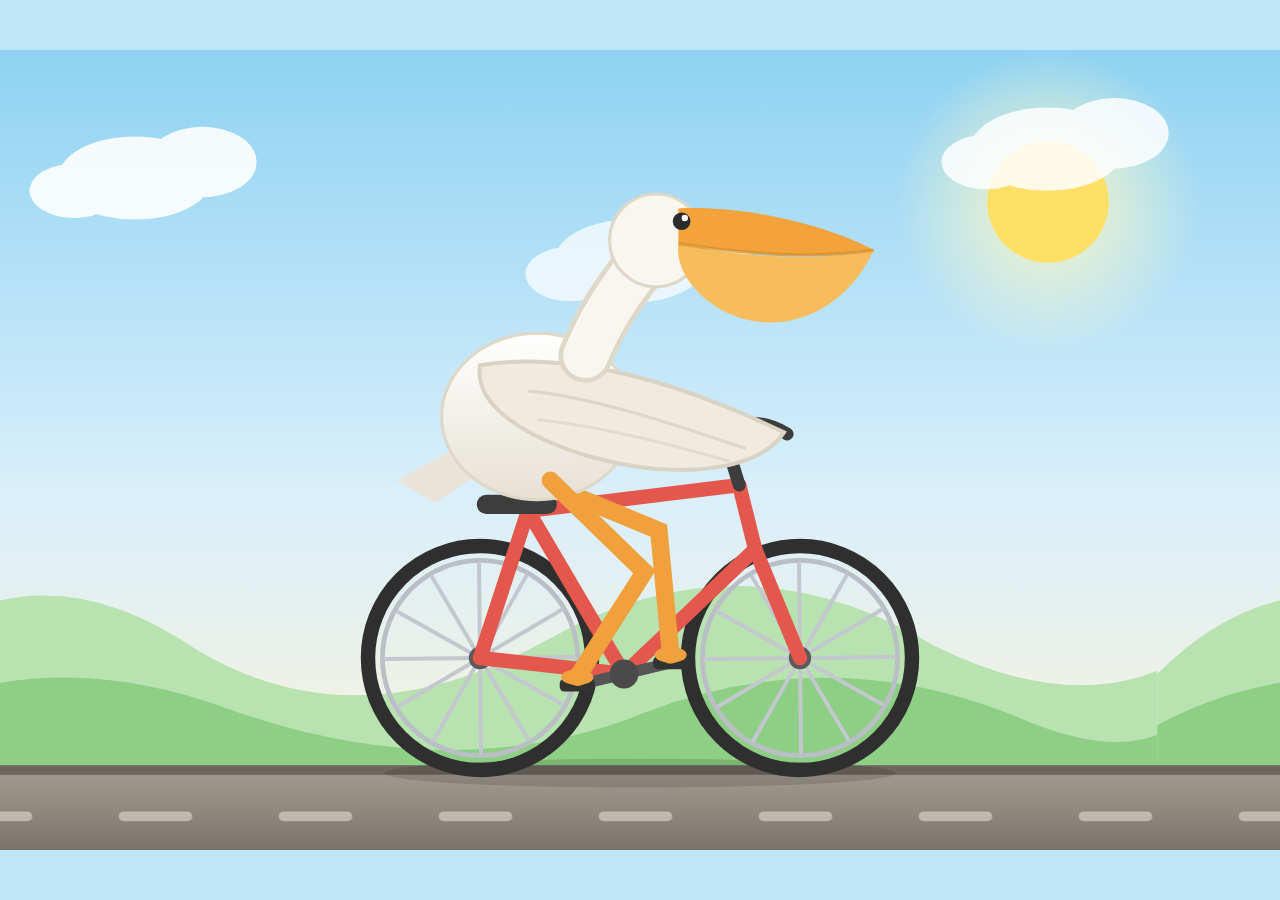
<file: demos/pelicans-deepseek-v4-1-flash/index.html>
<!DOCTYPE html>
<html lang="zh-CN">
<head>
<meta charset="UTF-8">
<meta name="viewport" content="width=device-width, initial-scale=1.0">
<title>鹈鹕骑自行车</title>
<style>
  html, body { margin: 0; padding: 0; height: 100%; background: #bfe6f7; overflow: hidden; }
  svg { display: block; width: 100%; height: 100%; }
</style>
</head>
<body>

<svg id="scene" viewBox="0 0 800 500" preserveAspectRatio="xMidYMid meet">
  <defs>
    <linearGradient id="skyGrad" x1="0" y1="0" x2="0" y2="1">
      <stop offset="0%"   stop-color="#8ed2f2"/>
      <stop offset="55%"  stop-color="#d9effb"/>
      <stop offset="100%" stop-color="#fff3d6"/>
    </linearGradient>

    <radialGradient id="sunGlow">
      <stop offset="0%"   stop-color="#fff9c4" stop-opacity="0.95"/>
      <stop offset="100%" stop-color="#fff9c4" stop-opacity="0"/>
    </radialGradient>

    <linearGradient id="roadGrad" x1="0" y1="0" x2="0" y2="1">
      <stop offset="0%"   stop-color="#a29c90"/>
      <stop offset="100%" stop-color="#7a746a"/>
    </linearGradient>

    <linearGradient id="bodyGrad" x1="0" y1="0" x2="0" y2="1">
      <stop offset="0%"   stop-color="#ffffff"/>
      <stop offset="100%" stop-color="#e6e1d4"/>
    </linearGradient>

    <!-- 云朵 -->
    <g id="cloud">
      <ellipse cx="0"   cy="0"   rx="48" ry="26"/>
      <ellipse cx="42"  cy="-10" rx="34" ry="22"/>
      <ellipse cx="-38" cy="8"   rx="28" ry="17"/>
    </g>

    <!-- 山丘 -->
    <path id="hillFar"
      d="M0,450 L0,390 Q 90,300 200,375 Q 300,435 420,368 Q 540,300 660,372 Q 740,412 800,388 L800,450 Z"
      fill="#b9e2b1"/>
    <path id="hillNear"
      d="M0,450 L0,422 Q 100,368 220,412 Q 360,462 480,414 Q 600,368 720,420 Q 770,440 800,428 L800,450 Z"
      fill="#8ecf85"/>

    <!-- 路面虚线图案 -->
    <pattern id="dashPattern" width="100" height="50" patternUnits="userSpaceOnUse">
      <rect x="30" y="26" width="46" height="6" rx="3" fill="#e8e4d9" opacity="0.55"/>
    </pattern>
  </defs>

  <!-- ================= 背景 ================= -->
  <rect width="800" height="500" fill="url(#skyGrad)"/>

  <circle cx="655" cy="95" r="95" fill="url(#sunGlow)"/>
  <circle cx="655" cy="95" r="38" fill="#ffe066"/>

  <!-- 云朵（用于视差滚动） -->
  <g id="clouds" fill="#ffffff">
    <use href="#cloud" x="110" y="80"  opacity="0.9"/>
    <use href="#cloud" x="420" y="132" opacity="0.72"/>
    <use href="#cloud" x="680" y="62"  opacity="0.85"/>
    <use href="#cloud" x="910" y="80"  opacity="0.9"/>
    <use href="#cloud" x="1220" y="132" opacity="0.72"/>
    <use href="#cloud" x="1480" y="62" opacity="0.85"/>
  </g>

  <!-- 山丘（用于视差滚动） -->
  <g id="hills">
    <use href="#hillFar"/>
    <use href="#hillFar" x="800"/>
    <use href="#hillNear"/>
    <use href="#hillNear" x="800"/>
  </g>

  <!-- ================= 地面 ================= -->
  <rect x="0" y="450" width="800" height="50" fill="url(#roadGrad)"/>
  <rect x="0" y="447" width="800" height="6" fill="#6d685f"/>
  <rect x="0" y="450" width="800" height="50" fill="url(#dashPattern)"/>

  <!-- 车轮阴影 -->
  <ellipse cx="400" cy="452" rx="160" ry="9" fill="#000000" opacity="0.13"/>

  <!-- ================= 自行车 ================= -->
  <g id="bike">
    <!-- 后轮 -->
    <g>
      <circle cx="300" cy="380" r="70" fill="none" stroke="#2f2f2f" stroke-width="9"/>
      <circle cx="300" cy="380" r="61" fill="none" stroke="#b9bfc5" stroke-width="3"/>
      <g id="rearSpokes"></g>
      <circle cx="300" cy="380" r="7" fill="#5a5a5a"/>
    </g>

    <!-- 前轮 -->
    <g>
      <circle cx="500" cy="380" r="70" fill="none" stroke="#2f2f2f" stroke-width="9"/>
      <circle cx="500" cy="380" r="61" fill="none" stroke="#b9bfc5" stroke-width="3"/>
      <g id="frontSpokes"></g>
      <circle cx="500" cy="380" r="7" fill="#5a5a5a"/>
    </g>

    <!-- 车架 -->
    <g stroke="#e4574c" stroke-width="9" stroke-linecap="round" fill="none">
      <path d="M300,380 L390,390"/>
      <path d="M300,380 L330,288"/>
      <path d="M330,288 L390,390"/>
      <path d="M330,288 L462,272"/>
      <path d="M390,390 L472,312"/>
      <path d="M462,272 L472,312"/>
      <path d="M472,312 L500,380"/>
    </g>

    <!-- 车把 -->
    <g stroke="#3d3d3d" stroke-width="8" stroke-linecap="round" fill="none">
      <path d="M462,272 L454,246 C 454,234 472,228 492,240"/>
    </g>

    <!-- 车座 -->
    <rect x="298" y="278" width="50" height="12" rx="6" fill="#3d3d3d"/>

    <!-- 曲柄与踏板 -->
    <g stroke="#555" stroke-width="7" stroke-linecap="round">
      <line id="crank1" x1="390" y1="390" x2="390" y2="420"/>
      <line id="crank2" x1="390" y1="390" x2="390" y2="360"/>
    </g>
    <rect id="pedal1" x="379" y="416" width="22" height="8" rx="3" fill="#333"/>
    <rect id="pedal2" x="379" y="356" width="22" height="8" rx="3" fill="#333"/>
    <circle cx="390" cy="390" r="9" fill="#4a4a4a"/>
  </g>

  <!-- ================= 鹈鹕 ================= -->

  <!-- 后腿（身体后方） -->
  <g id="legBackGroup" stroke="#f0a03c" stroke-width="11" stroke-linecap="round" fill="none">
    <path id="legBack" d=""/>
  </g>
  <ellipse id="footBack" cx="0" cy="0" rx="10" ry="5" fill="#f0a03c"/>

  <!-- 上半身 -->
  <g id="bodyGroup">
    <!-- 尾羽 -->
    <path d="M292,246 L248,270 L272,284 L296,268 Z" fill="#e9e4d7"/>

    <!-- 身体 -->
    <ellipse cx="336" cy="230" rx="60" ry="52" fill="url(#bodyGrad)"
             stroke="#ded8c9" stroke-width="2"/>

    <!-- 翅膀 -->
    <path d="M300,198 C 360,188 432,212 490,240
             C 474,264 424,270 372,256
             C 330,244 296,224 300,198 Z"
          fill="#efebdf" stroke="#d9d3c3" stroke-width="2.5"/>
    <path d="M330,214 C 372,218 424,236 466,250"
          fill="none" stroke="#d9d3c3" stroke-width="2" opacity="0.8"/>
    <path d="M336,232 C 376,236 420,248 456,258"
          fill="none" stroke="#d9d3c3" stroke-width="2" opacity="0.6"/>

    <!-- 脖子（双层描边模拟轮廓） -->
    <path d="M366,192 C 378,164 388,152 398,138"
          stroke="#ded8c9" stroke-width="34" fill="none" stroke-linecap="round"/>
    <path d="M366,192 C 378,164 388,152 398,138"
          stroke="#f8f6ef" stroke-width="28" fill="none" stroke-linecap="round"/>

    <!-- 头 -->
    <circle cx="410" cy="120" r="29" fill="#f8f6ef" stroke="#ded8c9" stroke-width="2"/>

    <!-- 喉囊 -->
    <path d="M546,126 C 528,166 486,182 452,164
             C 434,154 422,138 424,122
             C 460,130 510,134 546,126 Z"
          fill="#f7bd5c"/>

    <!-- 上喙 -->
    <path d="M424,100 C 470,98 520,112 546,126
             C 508,132 462,128 424,122 Z"
          fill="#f2a33c"/>

    <!-- 喙分界线 -->
    <path d="M424,122 C 462,128 508,132 546,126"
          fill="none" stroke="#d98c22" stroke-width="2" opacity="0.7"/>

    <!-- 眼睛 -->
    <circle cx="426" cy="108" r="5.5" fill="#2b2b2b"/>
    <circle cx="428" cy="106" r="2" fill="#ffffff"/>
  </g>

  <!-- 前腿（身体前方） -->
  <g id="legFrontGroup" stroke="#f0a03c" stroke-width="11" stroke-linecap="round" fill="none">
    <path id="legFront" d=""/>
  </g>
  <ellipse id="footFront" cx="0" cy="0" rx="10" ry="5" fill="#f0a03c"/>
</svg>

<script>
(function () {
  const NS = "http://www.w3.org/2000/svg";
  const $ = (id) => document.getElementById(id);

  /* ---------- 生成车轮辐条 ---------- */
  function makeSpokes(container, cx, cy, r, n) {
    for (let i = 0; i < n; i++) {
      const a = (i * 2 * Math.PI) / n;
      const line = document.createElementNS(NS, "line");
      line.setAttribute("x1", cx);
      line.setAttribute("y1", cy);
      line.setAttribute("x2", (cx + r * Math.cos(a)).toFixed(2));
      line.setAttribute("y2", (cy + r * Math.sin(a)).toFixed(2));
      line.setAttribute("stroke", "#c2c8ce");
      line.setAttribute("stroke-width", "2.5");
      line.setAttribute("stroke-linecap", "round");
      container.appendChild(line);
    }
  }

  makeSpokes($("rearSpokes"), 300, 380, 59, 12);
  makeSpokes($("frontSpokes"), 500, 380, 59, 12);

  /* ---------- 元素引用 ---------- */
  const rearSpokes  = $("rearSpokes");
  const frontSpokes = $("frontSpokes");
  const hills       = $("hills");
  const clouds      = $("clouds");
  const dashPattern = $("dashPattern");

  const crank1 = $("crank1");
  const crank2 = $("crank2");
  const pedal1 = $("pedal1");
  const pedal2 = $("pedal2");

  const legBack   = $("legBack");
  const legFront  = $("legFront");
  const footBack  = $("footBack");
  const footFront = $("footFront");
  const bodyGroup = $("bodyGroup");

  /* ---------- 常量 ---------- */
  const SPEED     = 220;      // 前进速度 px/s
  const WHEEL_R   = 70;
  const BB        = { x: 390, y: 390 };   // 中轴
  const CRANK_R   = 30;
  const HIP       = { x: 340, y: 270 };   // 髋关节（大致位置）
  const THIGH     = 82;
  const SHIN      = 78;

  /* ---------- 两段式反向运动学 IK ---------- */
  function ik(hx, hy, fx, fy, L1, L2) {
    const dx = fx - hx;
    const dy = fy - hy;
    const raw = Math.hypot(dx, dy) || 0.001;
    const d = Math.min(Math.max(raw, Math.abs(L1 - L2) + 1), L1 + L2 - 1);
    const ux = dx / raw;
    const uy = dy / raw;
    const a = (L1 * L1 - L2 * L2 + d * d) / (2 * d);
    const h = Math.sqrt(Math.max(0, L1 * L1 - a * a));
    const mx = hx + ux * a;
    const my = hy + uy * a;
    // 膝盖朝前（画面右侧）
    return { x: mx + uy * h, y: my - ux * h };
  }

  /* ---------- 动画状态 ---------- */
  let last = performance.now();
  let wheelDeg = 0;
  let crankRad = 0;
  let scroll = 0;

  /* ---------- 主循环 ---------- */
  function frame(now) {
    const dt = Math.min((now - last) / 1000, 0.05);
    last = now;

    scroll   += SPEED * dt;
    wheelDeg += (SPEED / WHEEL_R) * dt * (180 / Math.PI);
    crankRad += 2.5 * dt;

    /* 轮子旋转 */
    rearSpokes.setAttribute("transform", "rotate(" + wheelDeg.toFixed(2) + " 300 380)");
    frontSpokes.setAttribute("transform", "rotate(" + wheelDeg.toFixed(2) + " 500 380)");

    /* 背景视差滚动 */
    const hx = (scroll * 0.30) % 800;
    hills.setAttribute("transform", "translate(" + (-hx).toFixed(2) + ",0)");

    const cx = (scroll * 0.10) % 800;
    clouds.setAttribute("transform", "translate(" + (-cx).toFixed(2) + ",0)");

    /* 路面虚线滚动（图案平铺，无需取模） */
    dashPattern.setAttribute("patternTransform", "translate(" + (-scroll).toFixed(2) + ",0)");

    /* 曲柄位置 */
    const c = Math.cos(crankRad);
    const s = Math.sin(crankRad);
    const p1 = { x: BB.x + CRANK_R * c, y: BB.y + CRANK_R * s };
    const p2 = { x: BB.x - CRANK_R * c, y: BB.y - CRANK_R * s };

    crank1.setAttribute("x2", p1.x.toFixed(2));
    crank1.setAttribute("y2", p1.y.toFixed(2));
    crank2.setAttribute("x2", p2.x.toFixed(2));
    crank2.setAttribute("y2", p2.y.toFixed(2));

    pedal1.setAttribute("x", (p1.x - 11).toFixed(2));
    pedal1.setAttribute("y", (p1.y - 4).toFixed(2));
    pedal2.setAttribute("x", (p2.x - 11).toFixed(2));
    pedal2.setAttribute("y", (p2.y - 4).toFixed(2));

    /* 身体上下起伏 */
    const bob = Math.sin(crankRad * 2) * 2.2;
    bodyGroup.setAttribute("transform", "translate(0," + bob.toFixed(2) + ")");

    /* 脚的位置（略高于踏板） */
    const f1 = { x: p1.x, y: p1.y - 5 };
    const f2 = { x: p2.x, y: p2.y - 5 };

    const hipY = HIP.y + bob;

    /* 后腿（左侧踏板） */
    const k2 = ik(HIP.x - 4, hipY, f2.x, f2.y, THIGH, SHIN);
    legBack.setAttribute("d",
      "M" + (HIP.x - 4).toFixed(2) + "," + hipY.toFixed(2) +
      " L" + k2.x.toFixed(2) + "," + k2.y.toFixed(2) +
      " L" + f2.x.toFixed(2) + "," + f2.y.toFixed(2));
    footBack.setAttribute("cx", f2.x.toFixed(2));
    footBack.setAttribute("cy", f2.y.toFixed(2));

    /* 前腿（右侧踏板） */
    const k1 = ik(HIP.x + 4, hipY, f1.x, f1.y, THIGH, SHIN);
    legFront.setAttribute("d",
      "M" + (HIP.x + 4).toFixed(2) + "," + hipY.toFixed(2) +
      " L" + k1.x.toFixed(2) + "," + k1.y.toFixed(2) +
      " L" + f1.x.toFixed(2) + "," + f1.y.toFixed(2));
    footFront.setAttribute("cx", f1.x.toFixed(2));
    footFront.setAttribute("cy", f1.y.toFixed(2));

    requestAnimationFrame(frame);
  }

  requestAnimationFrame(frame);
})();
</script>

</body>
</html>
</file>
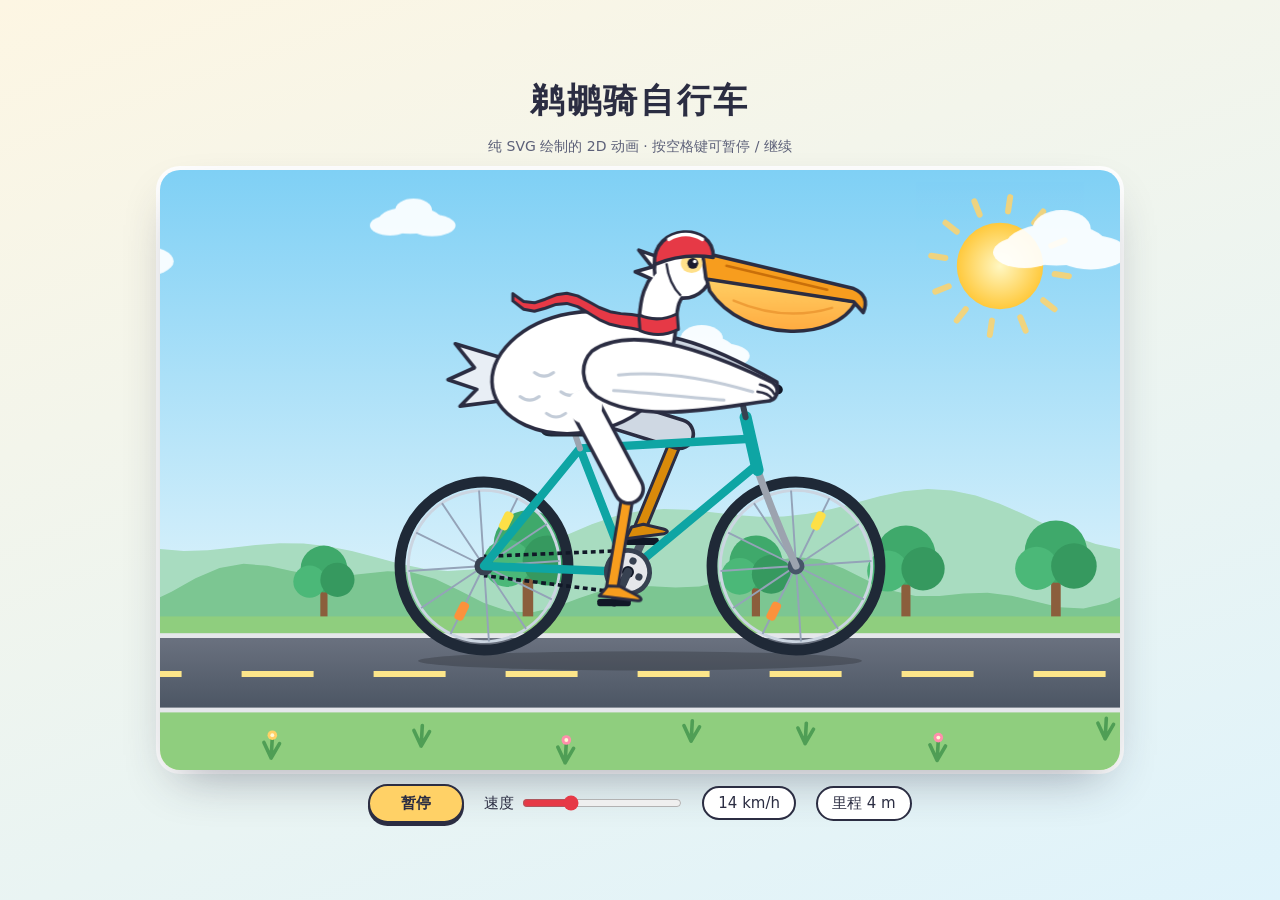
<file: demos/Pelicans-fable-5.2-max/index.html>
<!DOCTYPE html>
<html lang="zh-CN">
<head>
<meta charset="UTF-8">
<meta name="viewport" content="width=device-width, initial-scale=1.0">
<title>鹈鹕骑自行车 · SVG 动画</title>
<style>
  *{box-sizing:border-box;margin:0}
  html,body{min-height:100%}
  body{
    font-family:"PingFang SC","Microsoft YaHei","Noto Sans SC",system-ui,sans-serif;
    background:linear-gradient(160deg,#fdf6e3,#dff3fb);
    color:#2b2d42;display:flex;align-items:center;justify-content:center;padding:20px;min-height:100vh;
  }
  main{width:min(100%,960px);display:flex;flex-direction:column;gap:14px;align-items:center}
  h1{font-size:clamp(22px,4vw,34px);letter-spacing:.08em}
  .sub{color:#5c6078;font-size:14px;text-align:center}
  .stage{width:100%;border-radius:20px;overflow:hidden;line-height:0;background:#fff;
    box-shadow:0 20px 50px -18px rgba(43,45,66,.45),0 0 0 4px #fff}
  svg{width:100%;height:auto;display:block}
  .controls{display:flex;flex-wrap:wrap;gap:14px 20px;align-items:center;justify-content:center;font-size:15px}
  button{font:inherit;padding:8px 22px;border-radius:999px;border:2px solid #2b2d42;background:#ffd166;
    color:#2b2d42;font-weight:700;cursor:pointer;box-shadow:0 3px 0 #2b2d42;transition:transform .1s,box-shadow .1s;min-width:96px}
  button:hover{background:#ffdc85}
  button:active{transform:translateY(3px);box-shadow:none}
  button:focus-visible,input:focus-visible{outline:3px solid #0ea5a4;outline-offset:3px}
  label{display:flex;align-items:center;gap:8px}
  input[type=range]{accent-color:#e63946;width:160px}
  .stat{font-variant-numeric:tabular-nums;background:#fff;border-radius:999px;padding:6px 14px;border:2px solid #2b2d42}
  .wind line{stroke:#fff;stroke-width:3;stroke-linecap:round;opacity:0;animation:wind 1.2s linear infinite}
  .wind line:nth-child(2){animation-delay:.4s}
  .wind line:nth-child(3){animation-delay:.8s}
  .paused .wind line{animation-play-state:paused}
  @keyframes wind{
    0%{transform:translateX(50px);opacity:0}
    30%{opacity:.85}
    100%{transform:translateX(-90px);opacity:0}
  }
</style>
</head>
<body>
<main>
  <h1>鹈鹕骑自行车</h1>
  <p class="sub">纯 SVG 绘制的 2D 动画 · 按空格键可暂停 / 继续</p>

  <div class="stage">
    <svg id="scene" viewBox="0 0 800 500" xmlns="http://www.w3.org/2000/svg" role="img" aria-label="一只戴着头盔和围巾的鹈鹕在乡间小路上骑自行车">
      <defs>
        <linearGradient id="sky" x1="0" y1="0" x2="0" y2="1">
          <stop offset="0" stop-color="#7fd0f5"/>
          <stop offset="0.7" stop-color="#d9f1fb"/>
          <stop offset="1" stop-color="#fff3d6"/>
        </linearGradient>
        <radialGradient id="sunG">
          <stop offset="0" stop-color="#fff7c2"/>
          <stop offset="1" stop-color="#ffc93c"/>
        </radialGradient>
        <linearGradient id="roadG" x1="0" y1="0" x2="0" y2="1">
          <stop offset="0" stop-color="#6b7280"/>
          <stop offset="1" stop-color="#4b5563"/>
        </linearGradient>
        <linearGradient id="pouchG" x1="0" y1="0" x2="0" y2="1">
          <stop offset="0" stop-color="#ffd166"/>
          <stop offset="1" stop-color="#ffab40"/>
        </linearGradient>
      </defs>

      <!-- 天空 -->
      <rect width="800" height="500" fill="url(#sky)"/>

      <!-- 太阳 -->
      <g transform="translate(700 80)">
        <g id="sunRays" stroke="#ffd36b" stroke-width="5" stroke-linecap="round" opacity=".85"></g>
        <circle r="36" fill="url(#sunG)"/>
      </g>

      <!-- 云、山、树 -->
      <g id="clouds" fill="#fff" opacity=".92"></g>
      <path id="hillFar" fill="#a8dcc0"/>
      <path id="hillNear" fill="#7cc692"/>
      <g id="trees"></g>

      <!-- 地面与道路 -->
      <rect y="372" width="800" height="128" fill="#8fce7e"/>
      <rect y="388" width="800" height="62" fill="url(#roadG)"/>
      <rect y="386" width="800" height="4" fill="#e5e7eb"/>
      <rect y="448" width="800" height="4" fill="#e5e7eb"/>
      <line id="dash" x1="-120" y1="420" x2="920" y2="420" stroke="#fde68a" stroke-width="5" stroke-dasharray="60 50"/>

      <!-- 风线 -->
      <g class="wind">
        <line x1="150" y1="150" x2="215" y2="150"/>
        <line x1="120" y1="215" x2="200" y2="215"/>
        <line x1="150" y1="275" x2="205" y2="275"/>
      </g>

      <!-- 影子 -->
      <ellipse cx="400" cy="409" rx="185" ry="8" fill="#000" opacity=".2"/>

      <!-- 远侧的腿与曲柄 -->
      <g id="farSide"></g>

      <!-- 车轮 -->
      <g transform="translate(270 330)"><g id="spinR"></g></g>
      <g transform="translate(530 330)"><g id="spinF"></g></g>

      <!-- 链条 -->
      <path id="chain" d="M390 317 L270 322 M270 338 L390 353" stroke="#111827" stroke-width="3" stroke-dasharray="4 3" fill="none"/>
      <circle cx="270" cy="330" r="8" fill="#374151"/>

      <!-- 车架 -->
      <g stroke="#0ea5a4" stroke-width="7" stroke-linecap="round" stroke-linejoin="round" fill="none">
        <path d="M270 330 L390 335 L350 232 Z"/>
        <path d="M350 232 L492 224 M390 335 L497 246"/>
      </g>
      <line x1="350" y1="232" x2="345" y2="218" stroke="#9ca3af" stroke-width="5" stroke-linecap="round"/>
      <path d="M318 213 Q345 207 378 215 Q381 222 370 222 L326 222 Q315 222 318 213Z" fill="#1f2937"/>
      <path d="M498 250 Q512 290 530 330" stroke="#9ca3af" stroke-width="6" fill="none" stroke-linecap="round"/>
      <line x1="488" y1="206" x2="498" y2="250" stroke="#0ea5a4" stroke-width="10" stroke-linecap="round"/>
      <path d="M488 206 L484 188 L508 184" stroke="#374151" stroke-width="5" fill="none" stroke-linecap="round" stroke-linejoin="round"/>
      <line x1="500" y1="185" x2="515" y2="183" stroke="#111827" stroke-width="8" stroke-linecap="round"/>

      <!-- 牙盘 -->
      <g transform="translate(390 335)">
        <g id="ring">
          <circle r="18" fill="#e5e7eb" stroke="#374151" stroke-width="4"/>
          <circle cx="10" r="3" fill="#374151"/><circle cx="-10" r="3" fill="#374151"/>
          <circle cy="10" r="3" fill="#374151"/><circle cy="-10" r="3" fill="#374151"/>
        </g>
        <circle r="5" fill="#111827"/>
      </g>

      <!-- 鹈鹕上半身 -->
      <g id="upper">
        <!-- 尾羽 -->
        <path d="M292 160 L246 146 L262 166 L240 176 L264 184 L250 198 L296 192 Z" fill="#e8eef5" stroke="#2b2d42" stroke-width="3" stroke-linejoin="round"/>
        <!-- 远侧翅膀 -->
        <path d="M372 146 C405 126 458 146 514 178 C516 186 512 190 506 190 C470 190 410 200 372 180 Z" fill="#cfd8e3" stroke="#2b2d42" stroke-width="3" stroke-linejoin="round"/>
        <!-- 脖子描边 -->
        <path d="M395 160 C430 150 400 110 432 90" fill="none" stroke="#2b2d42" stroke-width="34"/>
        <!-- 身体 -->
        <ellipse cx="350" cy="170" rx="74" ry="50" transform="rotate(-10 350 170)" fill="#fff" stroke="#2b2d42" stroke-width="3"/>
        <path d="M312 170 q8 6 16 0 M334 186 q8 6 16 0 M300 190 q8 6 16 0 M322 204 q8 6 16 0" stroke="#c3ccd8" stroke-width="2.5" fill="none" stroke-linecap="round"/>
        <!-- 头后羽冠 -->
        <path d="M416 74 L399 68 L410 82 L396 86 L414 94 Z" fill="#fff" stroke="#2b2d42" stroke-width="3" stroke-linejoin="round"/>
        <!-- 头 -->
        <circle cx="436" cy="84" r="24" fill="#fff" stroke="#2b2d42" stroke-width="3"/>
        <!-- 脖子填充 -->
        <path d="M395 160 C430 150 400 110 432 90" fill="none" stroke="#fff" stroke-width="28" stroke-linecap="round"/>

        <!-- 围巾 -->
        <path id="scarf" fill="#e63946" stroke="#2b2d42" stroke-width="2.5" stroke-linejoin="round"/>
        <path d="M399 122 Q415 129 431 121 L432 134 Q416 142 400 135 Z" fill="#e63946" stroke="#2b2d42" stroke-width="2.5" stroke-linejoin="round"/>

        <!-- 喙与喉囊 -->
        <g id="pouch">
          <path d="M455 90 L580 111 C562 146 486 144 458 102 Z" fill="url(#pouchG)" stroke="#2b2d42" stroke-width="3" stroke-linejoin="round"/>
          <path d="M478 110 Q520 128 560 116" stroke="#e8912b" stroke-width="2" fill="none" stroke-linecap="round" opacity=".7"/>
        </g>
        <path d="M452 70 L578 100 Q592 106 586 120 L578 111 L455 92 Z" fill="#f79d1e" stroke="#2b2d42" stroke-width="3" stroke-linejoin="round"/>
        <path d="M472 81 L556 101" stroke="#c96f0a" stroke-width="2" stroke-linecap="round"/>

        <!-- 眼睛 -->
        <ellipse cx="443" cy="79" rx="9" ry="8" fill="#ffe08a"/>
        <ellipse id="pupil" cx="444" cy="79" rx="4.5" ry="4.5" fill="#1b1b2f"/>
        <circle cx="445.6" cy="77.4" r="1.5" fill="#fff"/>

        <!-- 头盔 -->
        <path d="M422 79 Q424 96 434 106" stroke="#2b2d42" stroke-width="2" fill="none"/>
        <path d="M412 80 C410 46 462 44 461 74 Q436 70 412 80 Z" fill="#e63946" stroke="#2b2d42" stroke-width="3" stroke-linejoin="round"/>
        <path d="M424 59 Q438 51 452 59" stroke="#fff" stroke-width="3" fill="none" stroke-linecap="round"/>
      </g>

      <!-- 近侧的腿与曲柄 -->
      <g id="nearSide"></g>

      <!-- 近侧翅膀（握住车把） -->
      <g id="upperFront">
        <path d="M360 152 C392 130 452 150 510 178 C518 184 514 194 505 194 C470 198 402 214 364 190 C350 180 350 162 360 152 Z" fill="#fff" stroke="#2b2d42" stroke-width="3" stroke-linejoin="round"/>
        <path d="M382 172 C420 168 460 176 494 186 M378 185 C410 187 440 191 470 193" stroke="#c3ccd8" stroke-width="2.5" fill="none" stroke-linecap="round"/>
        <path d="M500 180 q9 2 12 8 M498 186 q9 1 12 6" stroke="#2b2d42" stroke-width="2.2" fill="none" stroke-linecap="round"/>
      </g>

      <!-- 前景草丛 -->
      <g id="tufts"></g>
    </svg>
  </div>

  <div class="controls">
    <button id="toggle" type="button" aria-pressed="false">暂停</button>
    <label for="speed">速度
      <input id="speed" type="range" min="0.2" max="3" step="0.1" value="1">
    </label>
    <span class="stat" id="kmh">14 km/h</span>
    <span class="stat" id="odo">里程 0 m</span>
  </div>
</main>

<script>
(function(){
  const NS = 'http://www.w3.org/2000/svg';
  const $ = id => document.getElementById(id);
  const OUT = '#2b2d42';
  const mod = (a, n) => ((a % n) + n) % n;
  function mk(tag, attrs, parent){
    const e = document.createElementNS(NS, tag);
    for (const k in attrs) e.setAttribute(k, attrs[k]);
    parent.appendChild(e);
    return e;
  }
  function setLine(e, x1, y1, x2, y2){
    e.setAttribute('x1', x1.toFixed(2)); e.setAttribute('y1', y1.toFixed(2));
    e.setAttribute('x2', x2.toFixed(2)); e.setAttribute('y2', y2.toFixed(2));
  }

  /* ---------- 静态构建 ---------- */
  // 太阳光芒
  let s = '';
  for (let i = 0; i < 12; i++){
    const a = i * Math.PI / 6;
    s += `<line x1="${(46*Math.cos(a)).toFixed(1)}" y1="${(46*Math.sin(a)).toFixed(1)}" x2="${(58*Math.cos(a)).toFixed(1)}" y2="${(58*Math.sin(a)).toFixed(1)}"/>`;
  }
  $('sunRays').innerHTML = s;

  // 云
  const cloudDefs = [{x:90,y:70,s:1},{x:340,y:42,s:.7},{x:580,y:150,s:.8},{x:880,y:62,s:1.1}];
  const cloudEls = cloudDefs.map(c => {
    const g = mk('g', {}, $('clouds'));
    g.innerHTML = '<ellipse rx="38" ry="16"/><ellipse cx="-24" cy="6" rx="24" ry="12"/><ellipse cx="26" cy="6" rx="28" ry="13"/><ellipse cx="4" cy="-12" rx="22" ry="14"/>';
    return g;
  });

  // 山丘（以 800 为周期，可无缝循环）
  function hillPath(base, waves, bottom){
    let d = `M0 ${bottom}`;
    for (let x = 0; x <= 1600; x += 20){
      let y = base;
      for (const [A, k, p] of waves) y += A * Math.sin(x / 800 * 2 * Math.PI * k + p);
      d += ` L${x} ${y.toFixed(1)}`;
    }
    return d + ` L1600 ${bottom} Z`;
  }
  $('hillFar').setAttribute('d', hillPath(300, [[26,1,0],[12,3,1.3]], 400));
  $('hillNear').setAttribute('d', hillPath(346, [[16,2,2],[8,5,.5]], 400));

  // 树
  const tree = (x, sc) => `<g transform="translate(${x} 376) scale(${sc})"><rect x="-4" y="-40" width="8" height="42" rx="3" fill="#8b5e3c"/><circle cy="-58" r="26" fill="#3fa96b"/><circle cx="-16" cy="-44" r="18" fill="#4bb878"/><circle cx="15" cy="-46" r="19" fill="#36995f"/></g>`;
  s = '';
  [[60,1],[250,.75],[420,1.1],[610,.85],[735,.95]].forEach(([x, sc]) => { s += tree(x, sc) + tree(x + 800, sc); });
  $('trees').innerHTML = s;

  // 前景草丛和小花
  const tuft = (x, y, flower) => `<g transform="translate(${x} ${y})"><path d="M0 0 l-6 -13 M0 0 l1 -17 M0 0 l7 -12" stroke="#4f9e55" stroke-width="3" stroke-linecap="round" fill="none"/>${flower ? `<circle cx="1" cy="-19" r="4" fill="${flower}"/><circle cx="1" cy="-19" r="1.6" fill="#fff8d6"/>` : ''}</g>`;
  s = '';
  [[40,478,null],[150,492,'#ff8fab'],[290,474,null],[395,490,'#ffd166'],[520,480,null],[640,494,'#ff8fab'],[745,476,null]]
    .forEach(([x, y, f]) => { s += tuft(x, y, f) + tuft(x + 800, y, f); });
  $('tufts').innerHTML = s;

  // 车轮
  function buildWheel(g){
    let h = '<circle r="70" fill="none" stroke="#1f2937" stroke-width="9"/><circle r="63" fill="none" stroke="#cbd5e1" stroke-width="2.5"/>';
    for (let i = 0; i < 12; i++){
      const a = i * Math.PI / 6;
      h += `<line x1="0" y1="0" x2="${(63*Math.cos(a)).toFixed(1)}" y2="${(63*Math.sin(a)).toFixed(1)}" stroke="#94a3b8" stroke-width="1.6"/>`;
    }
    h += '<rect x="-4" y="-50" width="8" height="16" rx="3" fill="#fb923c"/><rect x="-4" y="34" width="8" height="16" rx="3" fill="#fde047"/><circle r="7" fill="#475569"/>';
    g.innerHTML = h;
  }
  buildWheel($('spinR')); buildWheel($('spinF'));

  // 腿 + 曲柄 + 踏板
  function makeSide(parent, c){
    const o = {};
    o.crank  = mk('line', {stroke:c.crank, 'stroke-width':7, 'stroke-linecap':'round'}, parent);
    o.pedal  = mk('rect', {x:-14, y:-3, width:28, height:6, rx:2, fill:'#111827'}, parent);
    o.shinO  = mk('line', {stroke:OUT, 'stroke-width':12, 'stroke-linecap':'round'}, parent);
    o.shin   = mk('line', {stroke:c.shin, 'stroke-width':7, 'stroke-linecap':'round'}, parent);
    o.thighO = mk('line', {stroke:OUT, 'stroke-width':27, 'stroke-linecap':'round'}, parent);
    o.thigh  = mk('line', {stroke:c.thigh, 'stroke-width':21, 'stroke-linecap':'round'}, parent);
    if (c.cover) o.cover = mk('circle', {r:14.5, fill:c.thigh}, parent);
    o.foot   = mk('path', {d:'M-7 -13 L-13 -4 L19 -4 Q25 -5 19 -8 L3 -14 Z', fill:c.shin, stroke:OUT, 'stroke-width':2.5, 'stroke-linejoin':'round'}, parent);
    return o;
  }
  const far  = makeSide($('farSide'),  {crank:'#4b5563', shin:'#d98a0a', thigh:'#cfd8e3', cover:false});
  const near = makeSide($('nearSide'), {crank:'#374151', shin:'#f79d1e', thigh:'#ffffff', cover:true});

  /* ---------- 动画 ---------- */
  const R = 70, BB = {x:390, y:335}, CR = 28, TH = 78, SH = 86, GEAR = 1.8, V = 240;
  let dist = 0, time = 0, last = null, speed = 1, running = true;

  function updateSide(o, ang, hx, hy){
    const px = BB.x + CR * Math.cos(ang), py = BB.y + CR * Math.sin(ang);
    setLine(o.crank, BB.x, BB.y, px, py);
    o.pedal.setAttribute('transform', `translate(${px.toFixed(2)} ${py.toFixed(2)})`);
    // 两段式反向运动学：髋 -> 膝 -> 踝
    const fx = px - 2, fy = py - 10;
    const dx = fx - hx, dy = fy - hy;
    const d = Math.min(Math.hypot(dx, dy), TH + SH - 0.5);
    const base = Math.atan2(dy, dx);
    const cosA = Math.max(-1, Math.min(1, (TH*TH + d*d - SH*SH) / (2 * TH * d)));
    const al = Math.acos(cosA);
    const kx = hx + TH * Math.cos(base - al), ky = hy + TH * Math.sin(base - al);
    setLine(o.shinO, kx, ky, fx, fy);  setLine(o.shin, kx, ky, fx, fy);
    setLine(o.thighO, hx, hy, kx, ky); setLine(o.thigh, hx, hy, kx, ky);
    if (o.cover){ o.cover.setAttribute('cx', hx.toFixed(2)); o.cover.setAttribute('cy', hy.toFixed(2)); }
    o.foot.setAttribute('transform', `translate(${px.toFixed(2)} ${py.toFixed(2)}) rotate(${(Math.sin(ang) * 8).toFixed(2)})`);
  }

  function scarfPath(t){
    const top = [], bot = [];
    for (let i = 0; i <= 12; i++){
      const x = 402 - i * 9;
      const y = 129 - i * 2.2 + Math.sin(t * 9 - i * 0.75) * i * 0.9;
      const w = (12 - i * 0.5) / 2;
      top.push(`${x} ${(y - w).toFixed(1)}`);
      bot.unshift(`${x} ${(y + w).toFixed(1)}`);
    }
    return 'M' + top.join(' L') + ' L' + bot.join(' L') + ' Z';
  }

  function render(){
    const wa = dist / R;                 // 车轮转角（弧度）
    const wdeg = (wa * 180 / Math.PI) % 360;
    $('spinR').setAttribute('transform', `rotate(${wdeg.toFixed(2)})`);
    $('spinF').setAttribute('transform', `rotate(${wdeg.toFixed(2)})`);

    const ca = wa / GEAR;                // 曲柄转角
    $('ring').setAttribute('transform', `rotate(${((ca * 180 / Math.PI) % 360).toFixed(2)})`);
    $('chain').setAttribute('stroke-dashoffset', ((ca * 18) % 7).toFixed(2));

    const bob = Math.sin(ca * 2) * 1.6;  // 身体随蹬踏轻微起伏
    $('upper').setAttribute('transform', `translate(0 ${bob.toFixed(2)})`);
    $('upperFront').setAttribute('transform', `translate(0 ${bob.toFixed(2)})`);

    updateSide(near, ca, 354, 198 + bob);
    updateSide(far, ca + Math.PI, 358, 198 + bob);

    // 围巾、喉囊、眨眼
    $('scarf').setAttribute('d', scarfPath(time));
    const ps = 1 + Math.sin(time * 6) * 0.05;
    $('pouch').setAttribute('transform', `translate(455 90) scale(1 ${ps.toFixed(3)}) translate(-455 -90)`);
    $('pupil').setAttribute('ry', (time % 3.6) < 0.12 ? 0.6 : 4.5);

    // 背景视差
    $('dash').setAttribute('stroke-dashoffset', (dist % 110).toFixed(1));
    $('hillFar').setAttribute('transform', `translate(${(-mod(dist * 0.08, 800)).toFixed(1)} 0)`);
    $('hillNear').setAttribute('transform', `translate(${(-mod(dist * 0.2, 800)).toFixed(1)} 0)`);
    $('trees').setAttribute('transform', `translate(${(-mod(dist * 0.45, 800)).toFixed(1)} 0)`);
    $('tufts').setAttribute('transform', `translate(${(-mod(dist * 1.2, 800)).toFixed(1)} 0)`);
    cloudEls.forEach((g, i) => {
      const c = cloudDefs[i];
      const x = mod(c.x - dist * 0.05 * (0.7 + c.s * 0.3), 1040) - 120;
      g.setAttribute('transform', `translate(${x.toFixed(1)} ${c.y}) scale(${c.s})`);
    });
    $('sunRays').setAttribute('transform', `rotate(${((time * 8) % 360).toFixed(1)})`);

    $('odo').textContent = '里程 ' + Math.floor(dist / 60) + ' m';
  }

  function frame(ts){
    if (last === null) last = ts;
    const dt = Math.min((ts - last) / 1000, 0.05);
    last = ts;
    if (running){
      dist += V * speed * dt;
      time += dt * (0.5 + speed * 0.5);
      render();
    }
    requestAnimationFrame(frame);
  }

  /* ---------- 控件 ---------- */
  const btn = $('toggle'), slider = $('speed');
  function setRunning(v){
    running = v;
    btn.textContent = v ? '暂停' : '继续';
    btn.setAttribute('aria-pressed', String(!v));
    $('scene').classList.toggle('paused', !v);
  }
  function showSpeed(){
    speed = parseFloat(slider.value);
    $('kmh').textContent = Math.round(V * speed / 60 * 3.6) + ' km/h';
  }
  btn.addEventListener('click', () => setRunning(!running));
  slider.addEventListener('input', showSpeed);
  document.addEventListener('keydown', e => {
    if (e.code === 'Space' && e.target !== btn){ e.preventDefault(); setRunning(!running); }
  });

  showSpeed();
  render();
  requestAnimationFrame(frame);
})();
</script>
</body>
</html>
</file>
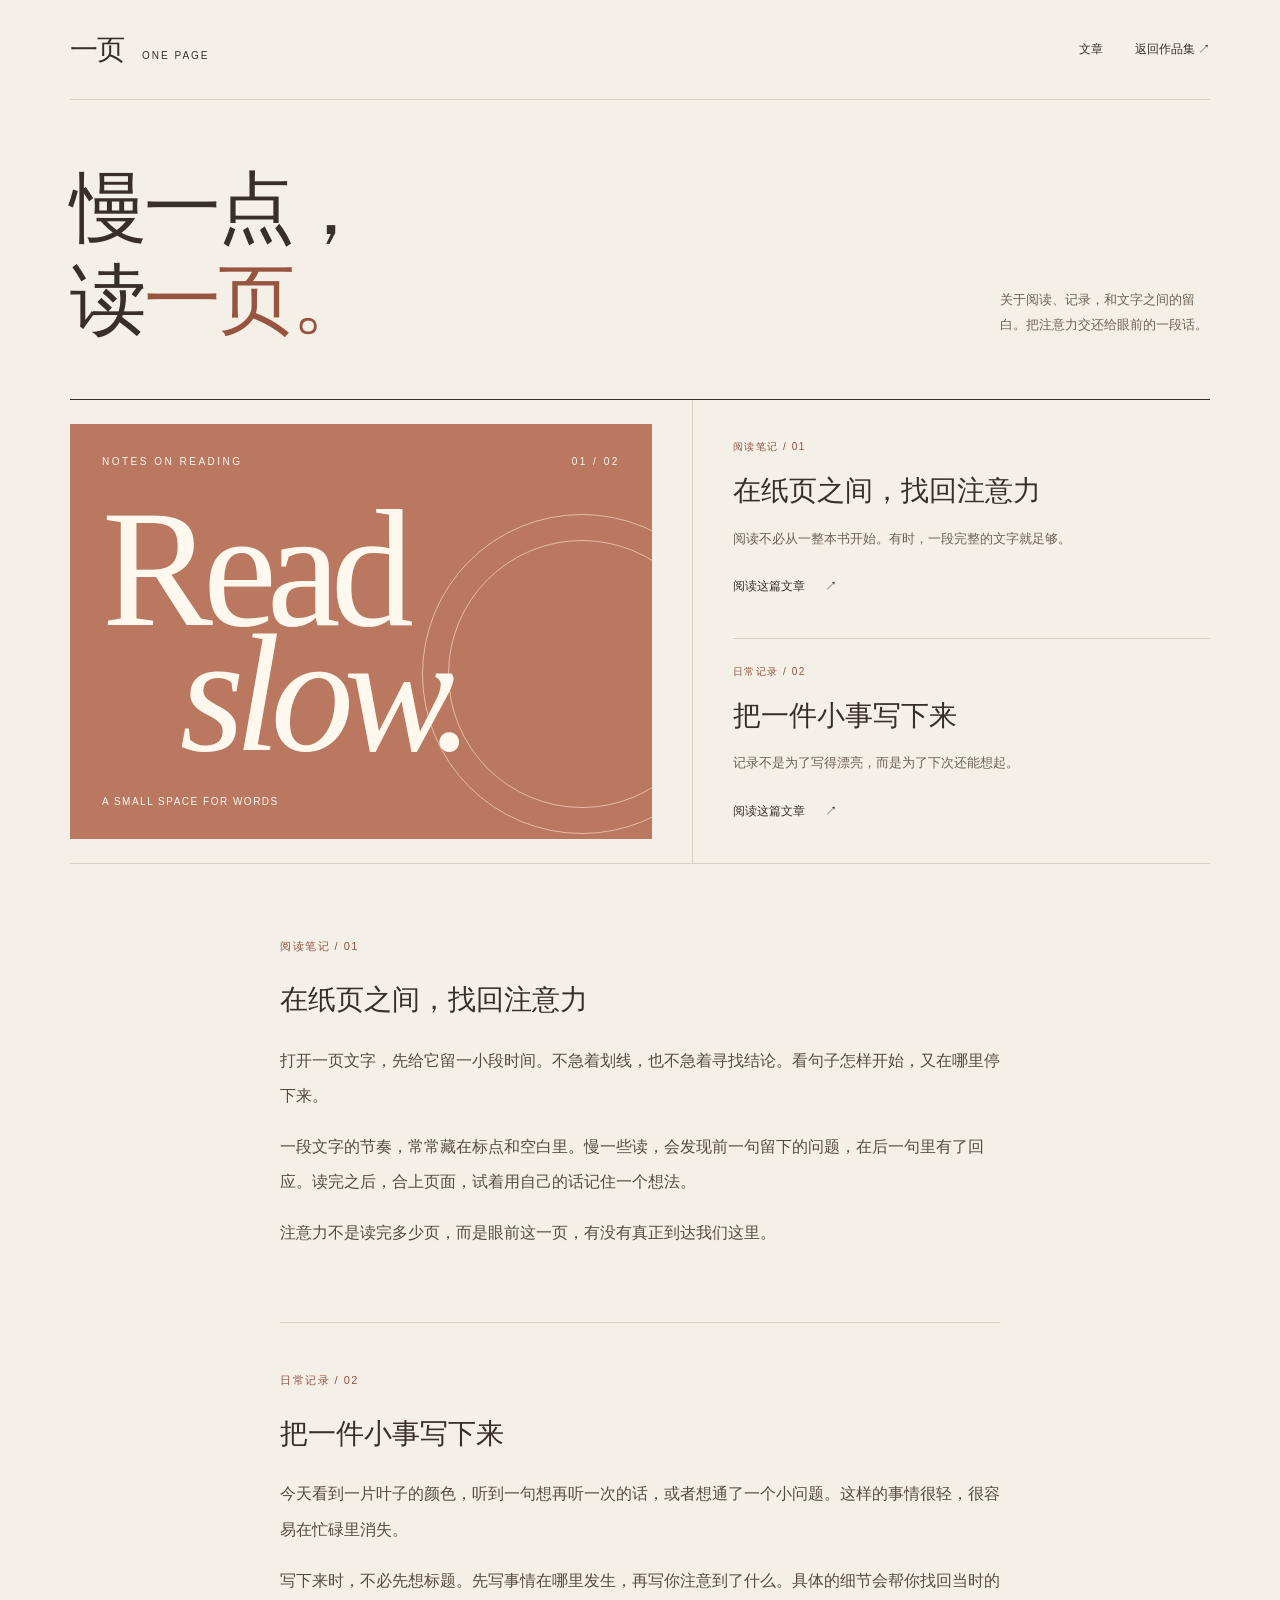
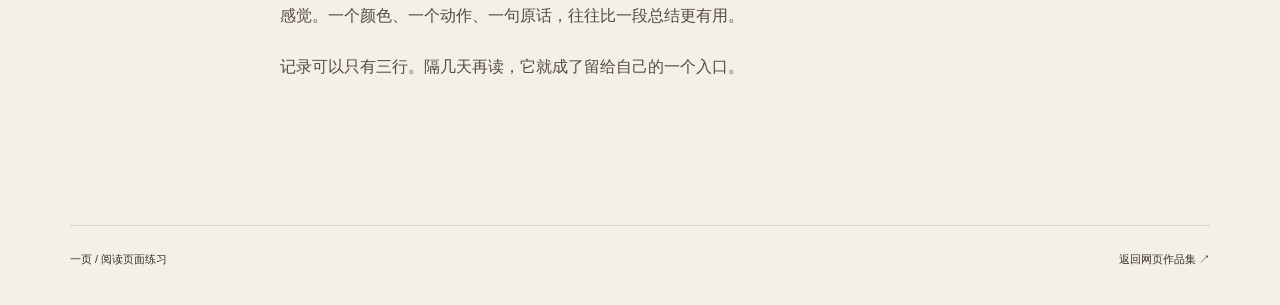
<file: demos/reading/index.html>
<!doctype html>
<html lang="zh-CN">
<head>
  <meta charset="utf-8">
  <meta name="viewport" content="width=device-width, initial-scale=1">
  <meta name="description" content="一个以字体、留白和文字为主角的阅读页面。">
  <meta name="theme-color" content="#f4f0e8">
  <title>一页 — 阅读与记录</title>
  <script>if(new URLSearchParams(location.search).get('preview')==='1')document.documentElement.classList.add('preview');if(window.self!==window.top)document.documentElement.classList.add('embedded');</script>
  <style>
    .embedded .back { display: none; }
    :root{color-scheme:light;--paper:#f4f0e8;--ink:#382f28;--accent:#975440;--line:#d8d1c5}*{box-sizing:border-box}html{scroll-behavior:smooth;scroll-padding-top:32px}body{margin:0;background:var(--paper);color:var(--ink);font-family:Arial,"PingFang SC","Microsoft YaHei",sans-serif}a{color:inherit;text-decoration:none}a:focus-visible{outline:2px solid var(--accent);outline-offset:5px}a:hover{text-decoration:underline;text-underline-offset:5px}.page{max-width:1440px;margin:auto;padding:0 70px}header{height:100px;border-bottom:1px solid var(--line);display:flex;align-items:center;justify-content:space-between}.logo{font-family:Georgia,"Songti SC",serif;font-size:28px;letter-spacing:-1px}.logo span{font-family:Arial,sans-serif;font-size:10px;letter-spacing:2px;margin-left:18px}.nav{display:flex;gap:32px;font-size:12px}.nav a{min-height:44px;display:flex;align-items:center}.intro{padding:63px 0 52px;display:flex;align-items:flex-end;justify-content:space-between;gap:32px}.intro h1{font-family:Georgia,"Songti SC","SimSun",serif;font-size:clamp(56px,6vw,88px);line-height:1.2;font-weight:400;letter-spacing:-3px;margin:0}.intro h1 em{font-style:normal;color:var(--accent)}.intro p{font-size:13px;line-height:1.9;max-width:210px;margin:0 0 10px;color:#6e6255}.editorial{display:grid;grid-template-columns:1.2fr 1fr;border-top:1px solid var(--ink);border-bottom:1px solid var(--line);min-height:456px}.cover{position:relative;overflow:hidden;margin:24px 40px 24px 0;padding:32px;background:#ba7860;color:#fff8ee;display:flex;flex-direction:column;justify-content:space-between;min-height:395px}.cover-top{font-size:10px;letter-spacing:2.5px;display:flex;justify-content:space-between}.cover-word{font-family:Georgia,serif;font-size:clamp(100px,13vw,190px);line-height:.75;font-weight:400;letter-spacing:-10px;position:relative;z-index:1}.cover-word span{display:block;font-style:italic;margin-left:15%}.cover-line{font-size:10px;letter-spacing:1.5px;position:relative;z-index:1}.cover-circle{position:absolute;width:320px;height:320px;border:1px solid #e7bba7;border-radius:50%;right:-90px;top:90px}.cover-circle:before{content:"";position:absolute;inset:25px;border:1px solid #e7bba7;border-radius:50%}.articles{border-left:1px solid var(--line);padding:40px 0 30px 40px;display:flex;flex-direction:column;justify-content:space-between}.article-preview+.article-preview{padding-top:26px;border-top:1px solid var(--line);margin-top:30px}.meta{font-size:10px;letter-spacing:1.5px;color:var(--accent);margin:0 0 17px}.article-preview h2{font-family:Georgia,"Songti SC","SimSun",serif;font-size:28px;font-weight:400;line-height:1.4;margin:0 0 16px}.article-preview p:not(.meta){font-size:13px;line-height:1.9;color:#6c6155;margin:0 0 13px;max-width:350px}.article-preview a{display:inline-flex;align-items:center;gap:20px;min-height:44px;font-size:12px}.essays{max-width:720px;margin:auto;padding:70px 0}.essays article{padding-bottom:55px;scroll-margin-top:32px}.essays article+article{border-top:1px solid var(--line);padding-top:45px}.essays h2{font-size:28px;font-family:Georgia,"Songti SC","SimSun",serif;font-weight:400}.essays p{font-size:16px;line-height:2.2;color:#554b40}.essays .meta{font-size:11px;color:var(--accent)}footer{border-top:1px solid var(--line);padding:26px 0 38px;display:flex;justify-content:space-between;font-size:11px}
    @media(max-width:700px){.page{padding:0 24px}header{height:76px}.logo{font-size:24px}.logo span{display:none}.nav{gap:20px}.nav .desktop{display:none}.intro{padding:40px 0 32px;display:block}.intro h1{font-size:58px;letter-spacing:-2px}.intro p{margin-top:22px;max-width:300px}.editorial{grid-template-columns:1fr}.cover{margin:18px 0;min-height:330px;padding:26px}.cover-word{font-size:138px}.articles{border-left:0;border-top:1px solid var(--line);padding:30px 0}.article-preview h2{font-size:25px}.essays{padding:45px 0 15px}.essays h2{font-size:25px}.essays p{font-size:16px}footer{gap:20px;line-height:1.7}}
    @media(prefers-reduced-motion:reduce){html{scroll-behavior:auto}}
    .preview .nav,.preview footer{display:none}.preview header{height:72px}.preview .intro{padding:40px 0 32px}.preview .intro h1{font-size:74px}.preview .editorial{min-height:420px}.preview .cover{min-height:370px}
  </style>
</head>
<body>
  <div class="page">
    <header><a class="logo" href="../../index.html" aria-label="一页，返回作品集">一页<span>ONE PAGE</span></a><nav class="nav" aria-label="页面导航"><a class="desktop" href="#essays">文章</a><a href="../../index.html">返回作品集 ↗</a></nav></header>
    <main>
      <section class="intro" aria-labelledby="title"><h1 id="title">慢一点，<br>读<em>一页。</em></h1><p>关于阅读、记录，和文字之间的留白。把注意力交还给眼前的一段话。</p></section>
      <section class="editorial" aria-label="本页文章"><div class="cover" role="img" aria-label="红棕色编辑封面，排版文字 Read Slow 和同心圆线条"><div class="cover-top"><span>NOTES ON READING</span><span>01 / 02</span></div><div class="cover-word">Read<span>slow.</span></div><div class="cover-line">A SMALL SPACE FOR WORDS</div><div class="cover-circle"></div></div><div class="articles"><article class="article-preview"><p class="meta">阅读笔记 / 01</p><h2>在纸页之间，找回注意力</h2><p>阅读不必从一整本书开始。有时，一段完整的文字就足够。</p><a href="#attention">阅读这篇文章 <span aria-hidden="true">↗</span></a></article><article class="article-preview"><p class="meta">日常记录 / 02</p><h2>把一件小事写下来</h2><p>记录不是为了写得漂亮，而是为了下次还能想起。</p><a href="#notes">阅读这篇文章 <span aria-hidden="true">↗</span></a></article></div></section>
      <div class="essays" id="essays"><article id="attention"><p class="meta">阅读笔记 / 01</p><h2>在纸页之间，找回注意力</h2><p>打开一页文字，先给它留一小段时间。不急着划线，也不急着寻找结论。看句子怎样开始，又在哪里停下来。</p><p>一段文字的节奏，常常藏在标点和空白里。慢一些读，会发现前一句留下的问题，在后一句里有了回应。读完之后，合上页面，试着用自己的话记住一个想法。</p><p>注意力不是读完多少页，而是眼前这一页，有没有真正到达我们这里。</p></article><article id="notes"><p class="meta">日常记录 / 02</p><h2>把一件小事写下来</h2><p>今天看到一片叶子的颜色，听到一句想再听一次的话，或者想通了一个小问题。这样的事情很轻，很容易在忙碌里消失。</p><p>写下来时，不必先想标题。先写事情在哪里发生，再写你注意到了什么。具体的细节会帮你找回当时的感觉。一个颜色、一个动作、一句原话，往往比一段总结更有用。</p><p>记录可以只有三行。隔几天再读，它就成了留给自己的一个入口。</p></article></div>
    </main>
    <footer><span>一页 / 阅读页面练习</span><a href="../../index.html">返回网页作品集 ↗</a></footer>
  </div>
</body>
</html>
</file>
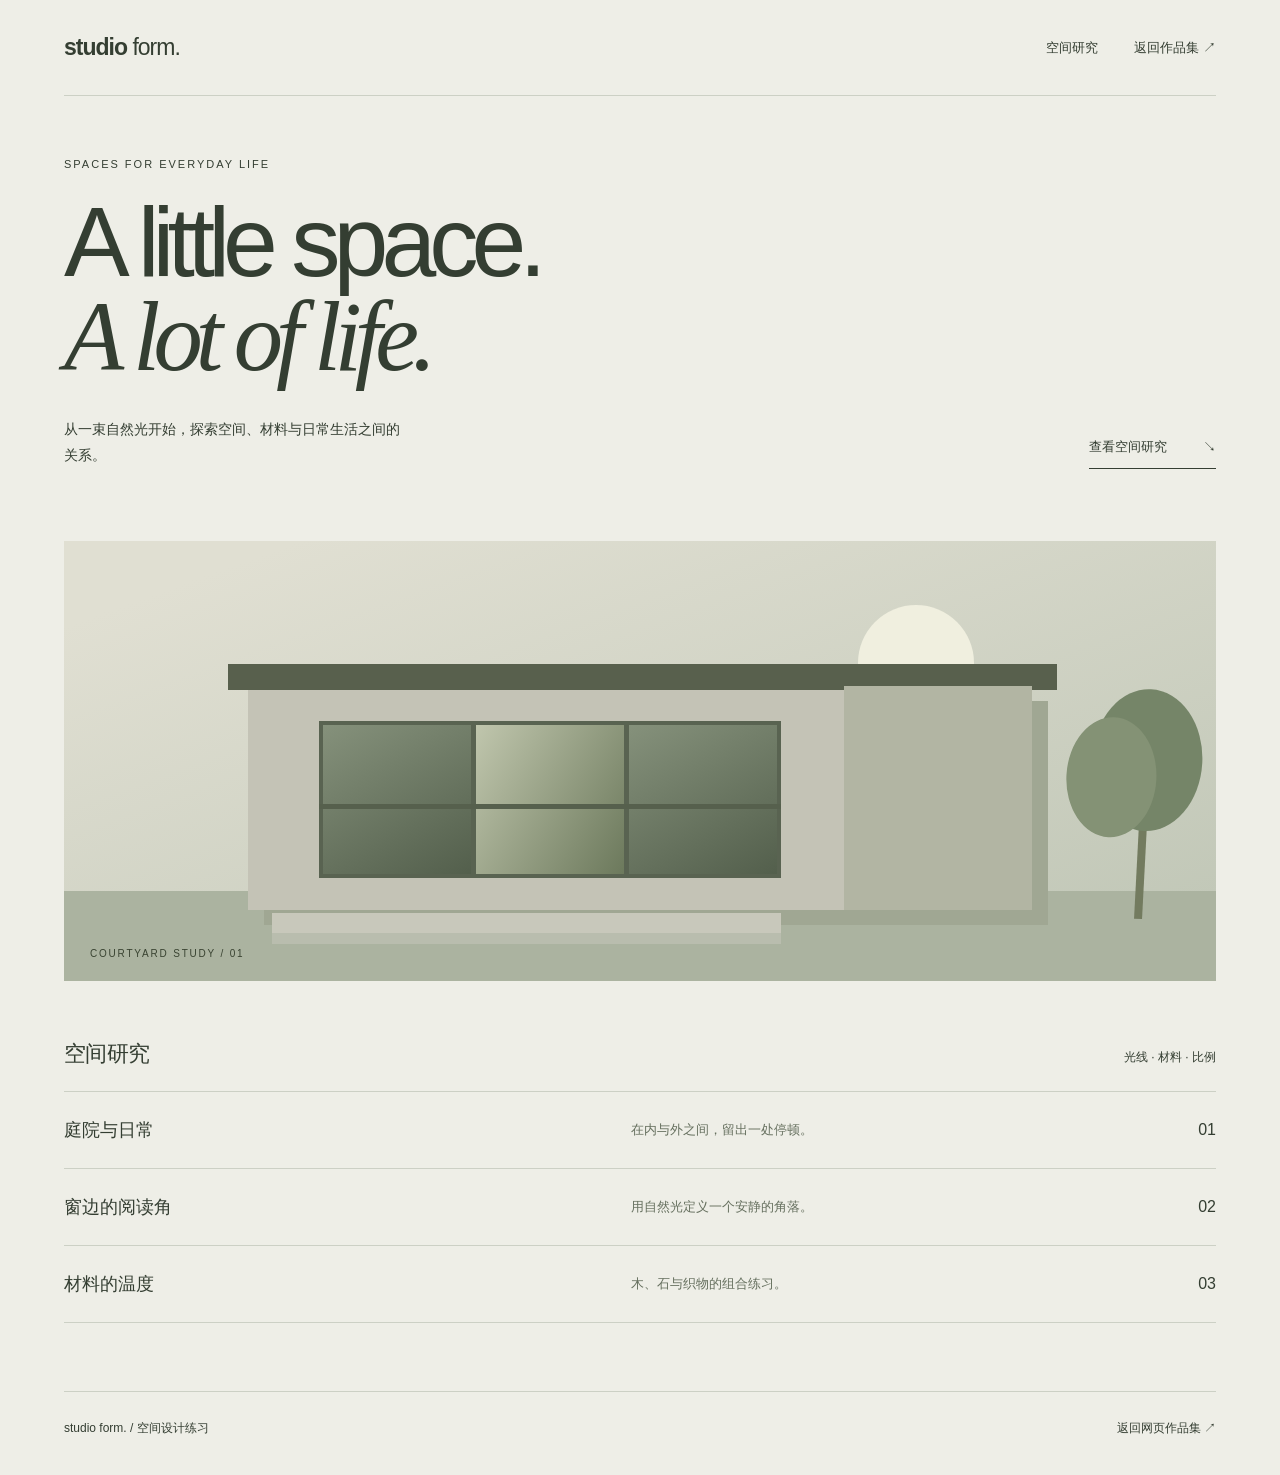
<file: demos/studio/index.html>
<!doctype html>
<html lang="zh-CN">
<head>
  <meta charset="utf-8">
  <meta name="viewport" content="width=device-width, initial-scale=1">
  <meta name="description" content="一页关于空间、材料与自然光的建筑设计页面。">
  <meta name="theme-color" content="#eeeee7">
  <title>Studio Form — 空间设计</title>
  <script>if(new URLSearchParams(location.search).get('preview')==='1')document.documentElement.classList.add('preview');if(window.self!==window.top)document.documentElement.classList.add('embedded');</script>
  <style>
    .embedded .back { display: none; }
    :root{color-scheme:light;--paper:#eeeee7;--ink:#343e32;--line:#ccd0c5}*{box-sizing:border-box}html{scroll-behavior:smooth;scroll-padding-top:24px}body{margin:0;background:var(--paper);color:var(--ink);font-family:Arial,"PingFang SC","Microsoft YaHei",sans-serif}a{color:inherit;text-decoration:none}a:focus-visible{outline:2px solid currentColor;outline-offset:6px}a:hover{text-decoration:underline;text-underline-offset:5px}.shell{max-width:1440px;margin:auto;padding:0 64px}header{height:96px;display:flex;align-items:center;justify-content:space-between;border-bottom:1px solid var(--line)}.wordmark{font-size:23px;letter-spacing:-1px;font-weight:600}.wordmark i{font-style:normal;font-weight:400}.header-links{display:flex;gap:36px;align-items:center;font-size:13px}.header-links a{display:inline-flex;min-height:44px;align-items:center}.hero{position:relative;padding:62px 0 72px}.eyebrow{font-size:11px;letter-spacing:2px}.hero h1{font-size:clamp(52px,7.7vw,112px);line-height:.95;letter-spacing:-7px;font-weight:400;margin:26px 0 34px;max-width:850px}.hero h1 span{font-family:Georgia,serif;font-style:italic;font-weight:400}.hero-bottom{display:flex;align-items:flex-end;justify-content:space-between;gap:30px}.hero-bottom p{max-width:340px;font-size:14px;line-height:1.85;margin:0}.project-link{font-size:13px;display:inline-flex;min-height:44px;gap:36px;align-items:center;border-bottom:1px solid var(--ink)}.architecture{position:relative;overflow:hidden;height:440px;background:#d3d4c7;margin-bottom:58px;isolation:isolate}.sky{position:absolute;inset:0;background:linear-gradient(160deg,#e0dfd2 10%,#c2c8b8 90%)}.sun{position:absolute;top:64px;right:21%;width:116px;height:116px;border-radius:50%;background:#f0efdf}.ground{position:absolute;bottom:0;left:0;right:0;height:90px;background:#abb3a0}.building{position:absolute;bottom:71px;left:16%;width:68%;height:224px;background:#c4c3b6;box-shadow:16px 15px 0 #a0a793}.roof{position:absolute;top:-22px;left:-20px;right:-25px;height:26px;background:#58604d}.wall{position:absolute;top:0;right:0;width:24%;height:100%;background:#b2b5a3}.window{position:absolute;left:9%;top:35px;width:59%;height:157px;background:#596351;display:flex;gap:5px;padding:4px}.window span{flex:1;background:linear-gradient(150deg,#85917b,#535f4c)}.window span:nth-child(2){background:linear-gradient(120deg,#c0c6ad,#6c795c)}.window:after{content:"";position:absolute;top:53%;left:0;right:0;height:5px;background:#56604d}.steps{position:absolute;bottom:-23px;left:3%;width:65%;height:20px;background:#c8c8bb;box-shadow:0 11px 0 #b9bdae}.tree{position:absolute;bottom:62px;right:6%;width:8px;height:190px;background:#737b5f;transform:rotate(3deg)}.tree:before,.tree:after{content:"";position:absolute;background:#758568;border-radius:50%;width:110px;height:142px;left:-50px;top:-40px}.tree:after{width:90px;height:120px;left:-75px;top:-10px;background:#849275}.architecture-label{position:absolute;left:26px;bottom:22px;z-index:2;font-size:10px;letter-spacing:1.8px;color:#394331}.work{padding-bottom:68px}.section-heading{display:flex;justify-content:space-between;align-items:baseline;border-bottom:1px solid var(--line);padding-bottom:22px}.section-heading h2{font-size:22px;letter-spacing:-.6px;font-weight:400;margin:0}.section-heading span{font-size:12px}.project-row{display:grid;grid-template-columns:1fr 1fr auto;gap:24px;padding:26px 0;border-bottom:1px solid var(--line);align-items:center}.project-row h3{font-size:18px;font-weight:400;margin:0}.project-row p{font-size:13px;color:#66705f;margin:0}footer{padding:28px 0 38px;display:flex;justify-content:space-between;font-size:12px;border-top:1px solid var(--line)}
    @media(max-width:700px){.shell{padding:0 24px}header{height:76px}.header-links{gap:16px}.header-links .desktop{display:none}.hero{padding:48px 0 42px}.hero h1{font-size:64px;letter-spacing:-3.5px;margin-top:24px}.hero-bottom{align-items:flex-start;flex-direction:column;gap:24px}.hero-bottom p{font-size:14px;max-width:300px}.architecture{height:320px;margin-bottom:42px}.building{left:7%;width:80%;height:158px;bottom:58px}.window{height:109px;top:22px}.sun{width:80px;height:80px;top:40px;right:16%}.tree{right:7%;height:136px;bottom:57px}.tree:before{width:77px;height:100px;left:-35px;top:-15px}.tree:after{width:63px;height:84px;left:-53px;top:4px}.ground{height:75px}.project-row{grid-template-columns:1fr auto;gap:12px}.project-row p{grid-column:1;font-size:12px}.project-row>span{grid-column:2;grid-row:1/3}.section-heading span{font-size:11px}footer{gap:24px;font-size:11px}.architecture-label{left:16px;bottom:16px;font-size:9px}}
    @media(prefers-reduced-motion:reduce){html{scroll-behavior:auto}}
    .preview .header-links,.preview footer{display:none}.preview header{height:72px}.preview .hero{padding:38px 0 36px}.preview .hero h1{font-size:90px;margin:20px 0 26px}.preview .architecture{height:310px;margin-bottom:0}
  </style>
</head>
<body>
  <div class="shell">
    <header><a class="wordmark" href="../../index.html" aria-label="Studio Form，返回作品集">studio <i>form.</i></a><nav class="header-links" aria-label="页面导航"><a class="desktop" href="#work">空间研究</a><a href="../../index.html">返回作品集 ↗</a></nav></header>
    <main>
      <section class="hero" aria-labelledby="title"><div class="eyebrow">SPACES FOR EVERYDAY LIFE</div><h1 id="title">A little space.<br><span>A lot of life.</span></h1><div class="hero-bottom"><p>从一束自然光开始，探索空间、材料与日常生活之间的关系。</p><a class="project-link" href="#work">查看空间研究 <span aria-hidden="true">↘</span></a></div></section>
      <div class="architecture" role="img" aria-label="由几何形状构成的单层庭院建筑插画，绿色玻璃窗、平屋顶和庭院树木"><div class="sky"></div><div class="sun"></div><div class="ground"></div><div class="building"><div class="roof"></div><div class="wall"></div><div class="window"><span></span><span></span><span></span></div><div class="steps"></div></div><div class="tree"></div><span class="architecture-label">COURTYARD STUDY / 01</span></div>
      <section class="work" id="work" aria-labelledby="work-title"><div class="section-heading"><h2 id="work-title">空间研究</h2><span>光线 · 材料 · 比例</span></div><div class="project-row"><h3>庭院与日常</h3><p>在内与外之间，留出一处停顿。</p><span aria-hidden="true">01</span></div><div class="project-row"><h3>窗边的阅读角</h3><p>用自然光定义一个安静的角落。</p><span aria-hidden="true">02</span></div><div class="project-row"><h3>材料的温度</h3><p>木、石与织物的组合练习。</p><span aria-hidden="true">03</span></div></section>
    </main>
    <footer><span>studio form. / 空间设计练习</span><a href="../../index.html">返回网页作品集 ↗</a></footer>
  </div>
</body>
</html>
</file>
